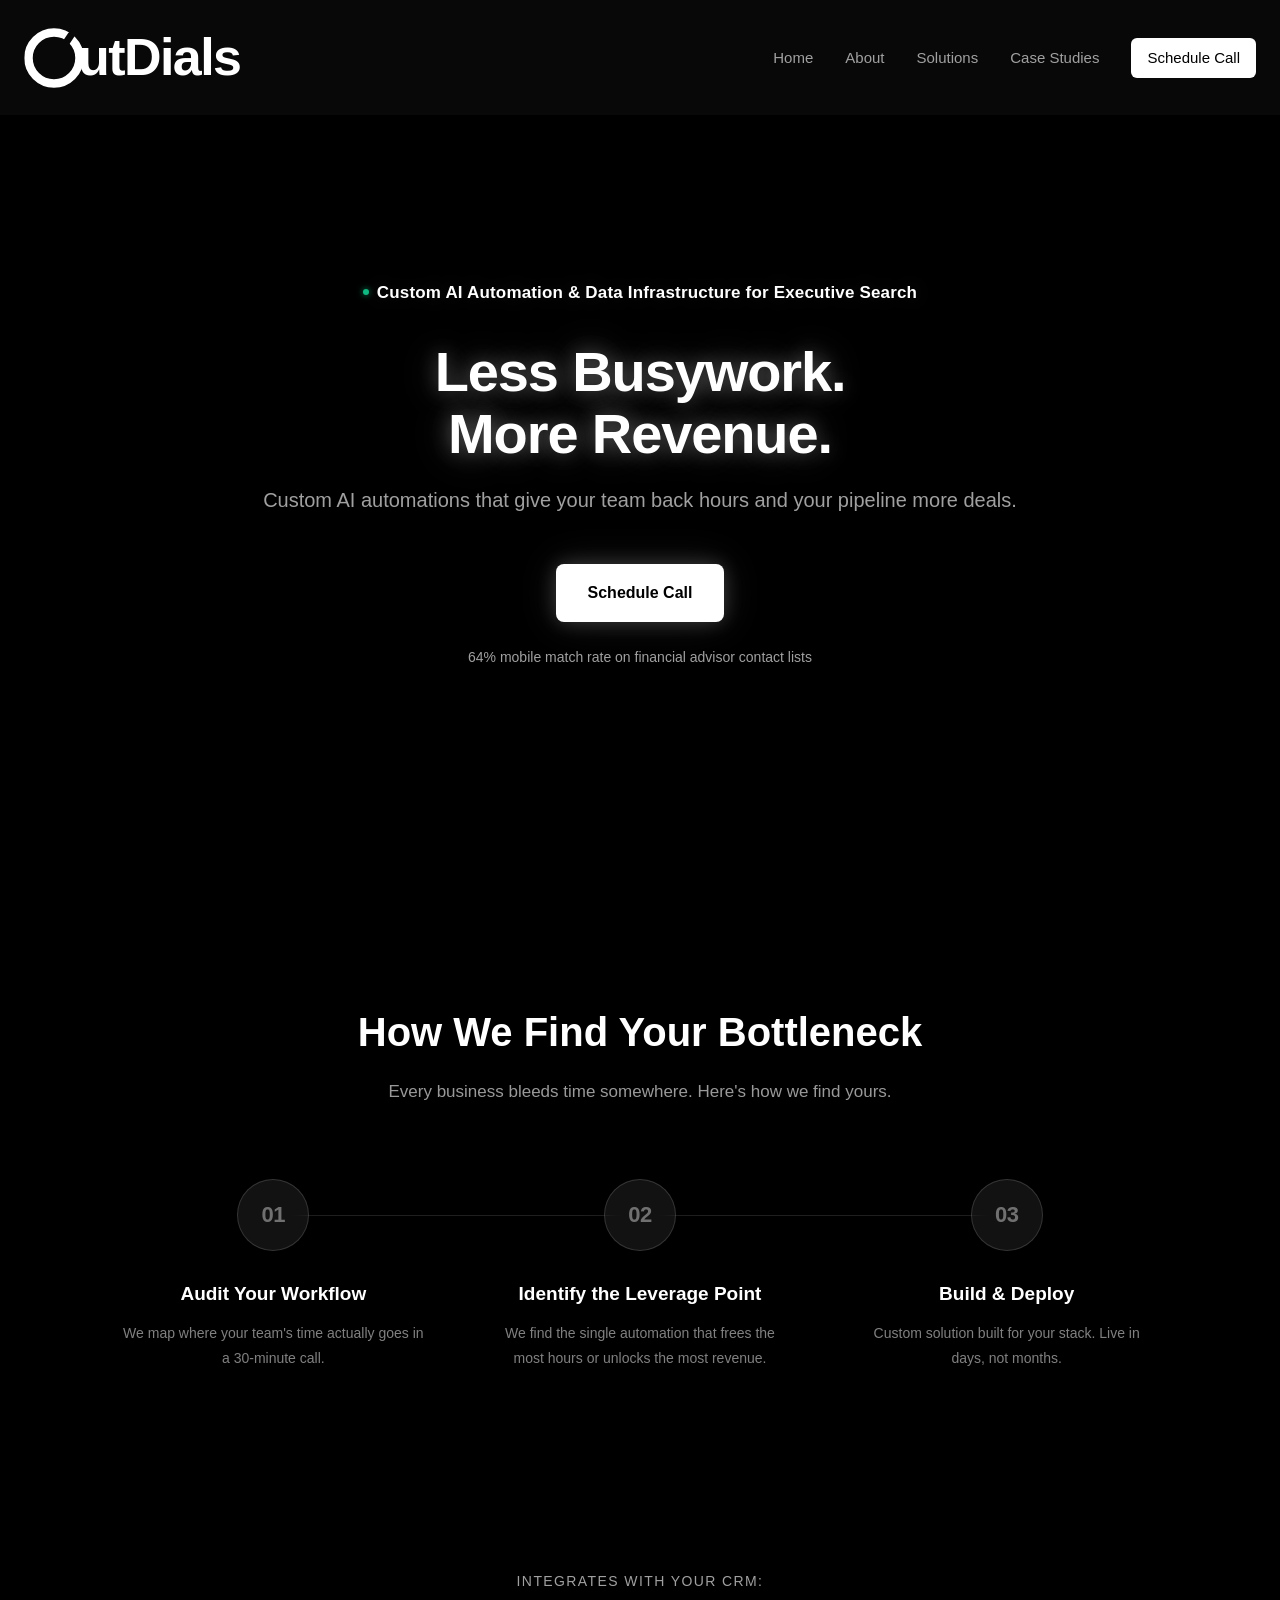
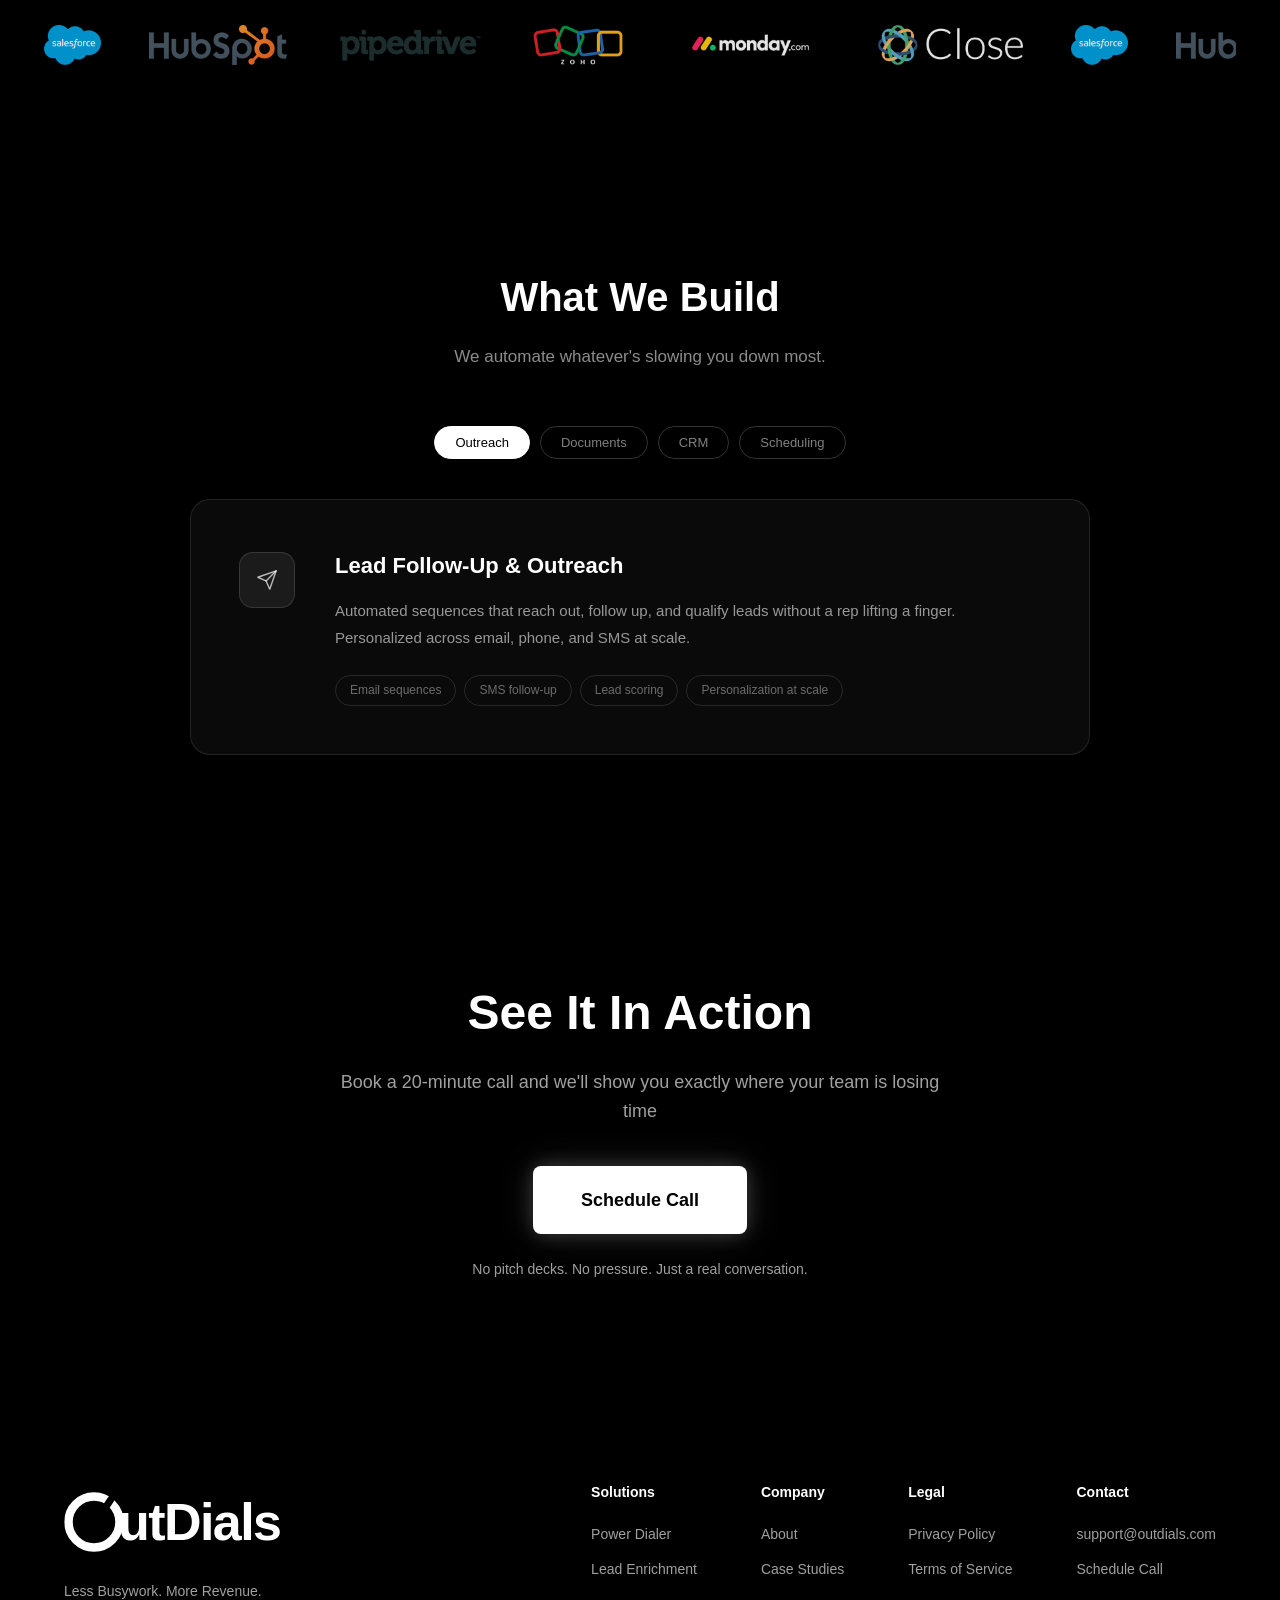
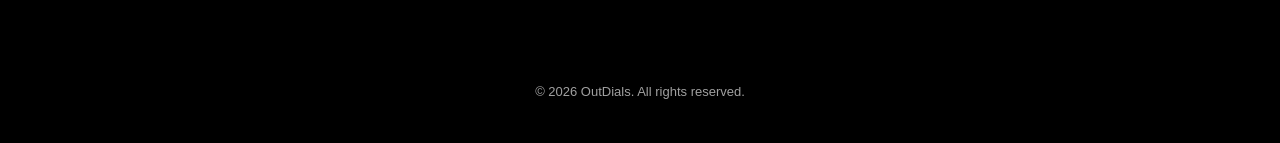
<file: index.html>
<!DOCTYPE html>
<html lang="en">
<head>
    <meta charset="UTF-8">
    <meta name="viewport" content="width=device-width, initial-scale=1.0">
    <title>OutDials - Less Busywork. More Revenue.</title>
<link rel="icon" href="icon.png">
<meta name="description" content="Custom AI automation and data infrastructure for executive search firms. Predictive dialer and lead enrichment tools built around how your team actually works.">
<meta name="google-site-verification" content="tQgK7tvLG0sG3sfFwz7oh2LAOSuRd3UpFXcgGk5kDPg" />
<link rel="stylesheet" href="styles.css">
<style>
/* ── Consistent section spacing ── */
        .process-section,
        .builds-section,
        .trust-bar {
            padding: 100px 20px;
        }

        /* ── Hero ── */
        .hero-title {
            font-size: 3.5rem;
            line-height: 1.1;
            margin-bottom: 20px;
        }

        /* ── Nav dropdown ── */
        .product-dropdown {
            position: relative;
        }

        .dropdown-toggle {
    cursor: pointer;
    font-size: 15px;
    font-weight: 400;
    user-select: none;
    color: var(--text-secondary);
    transition: color 0.2s;
    display: inline-block;
    touch-action: manipulation;
    -webkit-tap-highlight-color: transparent;
}
.dropdown-toggle:hover {
    color: var(--text-primary) !important;
}

        .dropdown-menu {
            display: none;
            position: absolute;
            top: calc(100% + 12px);
            left: 50%;
            transform: translateX(-50%);
            background: rgba(15,15,15,0.95);
            backdrop-filter: blur(16px);
            border: 1px solid rgba(255,255,255,0.1);
            border-radius: 12px;
            padding: 8px;
            min-width: 160px;
            z-index: 100;
        }

        .product-dropdown.active .dropdown-menu {
            display: block;
        }

        .dropdown-menu a {
            display: block;
            padding: 10px 16px;
            border-radius: 8px;
            color: rgba(255,255,255,0.7);
            font-size: 14px;
            text-decoration: none;
            transition: all 0.15s ease;
            white-space: nowrap;
        }

        .dropdown-menu a:hover {
            background: rgba(255,255,255,0.08);
            color: #ffffff;
        }

        .mobile-solutions { display: none; }

        /* ── CRM Ticker ── */
        .trust-ticker-wrapper {
            overflow: hidden;
            width: 100%;
        }

        .trust-ticker {
            display: flex;
            gap: 48px;
            align-items: center;
            width: max-content;
            animation: ticker-scroll 28s linear infinite;
        }

        @keyframes ticker-scroll {
            0%   { transform: translateX(0); }
            100% { transform: translateX(-33.333%); }
        }

        .trust-ticker:hover {
            animation-play-state: paused;
        }

        /* ── Process ── */
        .process-container {
            max-width: 1100px;
            margin: 0 auto;
        }

        .process-header {
            text-align: center;
            margin-bottom: 72px;
        }

        .process-header h2 {
            font-size: 2.5rem;
            font-weight: 600;
            color: #ffffff;
            margin-bottom: 14px;
        }

        .process-header p {
            font-size: 17px;
            color: rgba(255,255,255,0.6);
            max-width: 520px;
            margin: 0 auto;
            line-height: 1.7;
        }

        .process-steps {
            display: grid;
            grid-template-columns: 1fr 1fr 1fr;
            gap: 0;
            position: relative;
        }

        .process-steps::before {
            content: '';
            position: absolute;
            top: 36px;
            left: calc(16.66% + 16px);
            right: calc(16.66% + 16px);
            height: 1px;
            background: rgba(255,255,255,0.12);
            z-index: 0;
        }

        @media (max-width: 768px) {
            .process-steps {
                grid-template-columns: 1fr;
                gap: 40px;
            }
            .process-steps::before { display: none; }
        }

        .process-step {
            text-align: center;
            padding: 0 32px;
            animation: fadeInUp 0.7s ease-out backwards;
            position: relative;
            z-index: 1;
        }

        .process-step:nth-child(1) { animation-delay: 0.1s; }
        .process-step:nth-child(2) { animation-delay: 0.25s; }
        .process-step:nth-child(3) { animation-delay: 0.4s; }

        .step-number {
            width: 72px;
            height: 72px;
            border-radius: 50%;
            background: rgba(255,255,255,0.07);
            backdrop-filter: blur(10px);
            border: 1px solid rgba(255,255,255,0.15);
            box-shadow: 0 4px 24px rgba(0,0,0,0.2);
            display: flex;
            align-items: center;
            justify-content: center;
            margin: 0 auto 28px;
            font-size: 22px;
            font-weight: 700;
            color: rgba(255,255,255,0.4);
            letter-spacing: -0.5px;
            transition: all 0.3s ease;
        }

        .process-step:hover .step-number {
            background: rgba(255,255,255,0.15);
            box-shadow: 0 8px 32px rgba(0,0,0,0.3);
            color: rgba(255,255,255,0.9);
            transform: translateY(-4px);
        }

        .process-step h3 {
            font-size: 19px;
            font-weight: 600;
            color: #ffffff;
            margin-bottom: 12px;
        }

        .process-step p {
            font-size: 14px;
            color: rgba(255,255,255,0.5);
            line-height: 1.75;
        }

        /* ── What We Build ── */
        .builds-container {
            max-width: 900px;
            margin: 0 auto;
        }

        .builds-header {
            text-align: center;
            margin-bottom: 56px;
        }

        .builds-header h2 {
            font-size: 2.5rem;
            font-weight: 600;
            color: #ffffff;
            margin-bottom: 14px;
        }

        .builds-header p {
            font-size: 17px;
            color: rgba(255,255,255,0.55);
            max-width: 520px;
            margin: 0 auto;
        }

        .tab-pills {
            display: flex;
            justify-content: center;
            gap: 10px;
            flex-wrap: wrap;
            margin-bottom: 40px;
        }

        .tab-pill {
            font-size: 13px;
            font-weight: 500;
            padding: 8px 20px;
            border-radius: 100px;
            border: 1px solid rgba(255,255,255,0.2);
            background: transparent;
            color: rgba(255,255,255,0.5);
            cursor: pointer;
            transition: all 0.2s ease;
            font-family: inherit;
        }

        .tab-pill:hover {
            border-color: rgba(255,255,255,0.4);
            color: rgba(255,255,255,0.85);
        }

        .tab-pill.active {
            background: #ffffff;
            border-color: #ffffff;
            color: #000000;
        }

        .tab-panel {
            border: 1px solid rgba(255,255,255,0.1);
            border-radius: 20px;
            padding: 48px;
            background: rgba(255,255,255,0.04);
            backdrop-filter: blur(12px);
            display: none;
        }

        .tab-panel.active {
            display: flex;
            gap: 40px;
            align-items: flex-start;
            animation: fadeInUp 0.35s ease-out;
        }

        @media (max-width: 640px) {
            .tab-panel.active { flex-direction: column; gap: 24px; }
            .tab-panel { padding: 28px 24px; }
        }

        .tab-panel-icon {
            width: 56px;
            height: 56px;
            border-radius: 14px;
            background: rgba(255,255,255,0.07);
            border: 1px solid rgba(255,255,255,0.12);
            display: flex;
            align-items: center;
            justify-content: center;
            flex-shrink: 0;
            margin-top: 4px;
        }

        .tab-panel-icon svg {
            width: 22px;
            height: 22px;
            stroke: rgba(255,255,255,0.7);
            fill: none;
            stroke-width: 1.5;
            stroke-linecap: round;
            stroke-linejoin: round;
        }

        .tab-panel-body h3 {
            font-size: 22px;
            font-weight: 600;
            color: #ffffff;
            margin: 0 0 14px;
        }

        .tab-panel-body p {
            font-size: 15px;
            color: rgba(255,255,255,0.58);
            line-height: 1.8;
            margin: 0 0 24px;
        }

        .tab-tags {
            display: flex;
            flex-wrap: wrap;
            gap: 8px;
        }

        .tab-tag {
            font-size: 12px;
            font-weight: 500;
            padding: 5px 14px;
            border-radius: 100px;
            border: 1px solid rgba(255,255,255,0.12);
            color: rgba(255,255,255,0.4);
        }

        @keyframes fadeInUp {
            from { opacity: 0; transform: translateY(20px); }
            to   { opacity: 1; transform: translateY(0); }
        }

        .glow-text { color: inherit; }

        .hero .hero-title,
        .hero .hero-trial-pill {
            color: #ffffff !important;
            background: none !important;
            -webkit-text-fill-color: #ffffff !important;
        }

        /* ── Logo Rain ── */
        #logo-rain {
  position: absolute;
  top: 0;
  left: 0;
  width: 100%;
  height: 100%;
  pointer-events: none;
  z-index: 9999;
  overflow: hidden;
}

        .rain-logo {
            position: absolute;
            top: -120px;
            mix-blend-mode: screen;
            opacity: 0;
            animation: logoFall linear forwards;
            will-change: transform, opacity;
        }

        @keyframes logoFall {
            0% {
                opacity: 0;
                transform: translateY(0px) rotate(var(--rot-start));
            }
            8% {
                opacity: var(--peak-opacity);
            }
            75% {
                opacity: var(--peak-opacity);
            }
            100% {
                opacity: 0;
                transform: translateY(var(--fall-dist)) rotate(var(--rot-end));
            }
        }

        @media (max-width: 768px) {
    .nav-links.mobile-open {
        display: flex !important;
        position: fixed;
        top: 0; left: 0; right: 0; bottom: 0;
        width: 100vw;
        height: 100vh;
        background: #000000;
        flex-direction: column;
        align-items: center;
        justify-content: center;
        gap: 24px;
        padding: 24px;
        overflow-y: auto;
        -webkit-overflow-scrolling: touch;
        z-index: 999;
        margin: 0;
    }
    .nav-links a {
        font-size: 22px;
        color: rgba(255,255,255,0.85);
    }
    .nav-links .product-dropdown {
        display: flex;
        flex-direction: column;
        align-items: center;
        gap: 16px;
    }
    .nav-links .dropdown-toggle {
        display: flex !important;
        font-size: 22px !important;
        font-weight: 400 !important;
        color: rgba(255,255,255,0.85) !important;
        cursor: pointer;
    }
    .nav-links .dropdown-menu {
        display: none;
        position: static !important;
        transform: none !important;
        background: transparent !important;
        border: none !important;
        backdrop-filter: none !important;
        flex-direction: column;
        align-items: center;
        gap: 16px;
        padding: 0;
    }
    .nav-links .product-dropdown.active .dropdown-menu {
        display: flex !important;
    }
    .nav-links .dropdown-menu a {
        font-size: 18px;
        color: rgba(255,255,255,0.5);
    }
    .nav-cta {
        font-size: 22px !important;
        padding: 12px 28px !important;
        background: #ffffff !important;
        color: #000000 !important;
        border-radius: 6px !important;
    }
    .desktop-only-dropdown { display: none !important; }
    .mobile-solutions {
        display: block;
        width: 100%;
        text-align: center;
    }
    .mobile-solutions summary {
        font-size: 22px;
        color: rgba(255,255,255,0.85);
        cursor: pointer;
        list-style: none;
    }
    .mobile-solutions summary::-webkit-details-marker { display: none; }
    .mobile-solutions summary::marker { content: ""; }
    .mobile-solutions-links {
        display: flex;
        flex-direction: column;
        align-items: center;
        gap: 16px;
        margin-top: 16px;
    }
    .mobile-solutions-links a {
        font-size: 18px;
        color: rgba(255,255,255,0.5);
    }
}
    </style>
</head>
<body>

    <!-- Logo Rain Canvas -->
    <div id="logo-rain"></div>

    <!-- Navigation -->
    <nav class="nav">
        <div class="nav-container">
            <a href="./" class="nav-logo">
                <span class="broken-o">
                    <svg viewBox="0 0 42 48" fill="none" xmlns="http://www.w3.org/2000/svg">
                        <defs>
                            <mask id="slitMask">
                                <rect width="42" height="48" fill="white"/>
                                <line x1="25" y1="20" x2="33" y2="8" stroke="black" stroke-width="5" stroke-linecap="round"/>
                            </mask>
                        </defs>
                        <circle cx="21" cy="24" r="18" stroke="currentColor" stroke-width="6" fill="none" mask="url(#slitMask)"/>
                    </svg>
                </span>
                <span class="logo-text">utDials</span>
            </a>
            <button class="hamburger" id="hamburger" aria-label="Menu" style="-webkit-appearance:none; appearance:none; background:transparent !important; border:none !important; box-shadow:none !important; border-radius:0 !important; outline:none; padding:4px; cursor:pointer;">
  <span></span>
  <span></span>
  <span></span>
</button>
<div class="nav-links">
                <a href="./">Home</a>
<a href="about.html">About</a>
                <div class="product-dropdown desktop-only-dropdown">
                    <button type="button" class="dropdown-toggle" style="background:none; border:none; font-family:inherit; touch-action: manipulation; -webkit-tap-highlight-color: transparent;">Solutions</button>
                    <div class="dropdown-menu">
                        <a href="product/dialer.html">Power Dialer</a>
                        <a href="product/enrichment.html">Lead Enrichment</a>
                    </div>
                </div>
                <details class="mobile-solutions">
                    <summary>Solutions</summary>
                    <div class="mobile-solutions-links">
                        <a href="product/dialer.html">Power Dialer</a>
                        <a href="product/enrichment.html">Lead Enrichment</a>
                    </div>
                </details>
                <a href="case-studies.html">Case Studies</a>
                <a href="#contact" class="nav-cta">Schedule Call</a>
            </div>
        </div>
    </nav>

    <!-- Hero Section -->
    <section id="hero" class="hero">
        <div class="hero-container">
            <div class="hero-content">
                <div class="hero-trial-pill glow-text">
                    <span class="trial-pill-dot"></span>
                    Custom AI Automation & Data Infrastructure for Executive Search
                </div>
                <h1 class="hero-title glow-text">
                    Less Busywork.<br>More Revenue.
                </h1>
                <p class="hero-subtitle">
                    Custom AI automations that give your team back hours and your pipeline more deals.
                </p>
                <a href="#contact" class="btn-primary glow-button">Schedule Call</a>
                <p class="hero-subtext">64% mobile match rate on financial advisor contact lists</p>
            </div>
        </div>
    </section>

    <!-- How We Find Your Bottleneck -->
    <section id="process" class="process-section">
        <div class="process-container">
            <div class="process-header">
                <h2>How We Find Your Bottleneck</h2>
                <p>Every business bleeds time somewhere. Here's how we find yours.</p>
            </div>
            <div class="process-steps">
                <div class="process-step">
                    <div class="step-number">01</div>
                    <h3>Audit Your Workflow</h3>
                    <p>We map where your team's time actually goes in a 30-minute call.</p>
                </div>
                <div class="process-step">
                    <div class="step-number">02</div>
                    <h3>Identify the Leverage Point</h3>
                    <p>We find the single automation that frees the most hours or unlocks the most revenue.</p>
                </div>
                <div class="process-step">
                    <div class="step-number">03</div>
                    <h3>Build & Deploy</h3>
                    <p>Custom solution built for your stack. Live in days, not months.</p>
                </div>
            </div>
        </div>
    </section>

    <!-- CRM Integrations Ticker -->
    <section class="trust-bar">
        <div class="trust-container">
            <p class="trust-label">Integrates with your CRM:</p>
            <div class="trust-ticker-wrapper">
                <div class="trust-ticker">
                    <img src="logos/salesforce.png" alt="Salesforce" class="trust-logo">
                    <img src="logos/hubspot.png" alt="HubSpot" class="trust-logo">
                    <img src="logos/pipedrive.png" alt="Pipedrive" class="trust-logo">
                    <img src="logos/zoho.png" alt="Zoho CRM" class="trust-logo">
                    <img src="logos/monday.png" alt="Monday.com" class="trust-logo">
                    <img src="logos/close.png" alt="Close CRM" class="trust-logo">
                    <img src="logos/salesforce.png" alt="Salesforce" class="trust-logo">
                    <img src="logos/hubspot.png" alt="HubSpot" class="trust-logo">
                    <img src="logos/pipedrive.png" alt="Pipedrive" class="trust-logo">
                    <img src="logos/zoho.png" alt="Zoho CRM" class="trust-logo">
                    <img src="logos/monday.png" alt="Monday.com" class="trust-logo">
                    <img src="logos/close.png" alt="Close CRM" class="trust-logo">
                    <img src="logos/salesforce.png" alt="Salesforce" class="trust-logo">
                    <img src="logos/hubspot.png" alt="HubSpot" class="trust-logo">
                    <img src="logos/pipedrive.png" alt="Pipedrive" class="trust-logo">
                    <img src="logos/zoho.png" alt="Zoho CRM" class="trust-logo">
                    <img src="logos/monday.png" alt="Monday.com" class="trust-logo">
                    <img src="logos/close.png" alt="Close CRM" class="trust-logo">
                </div>
            </div>
        </div>
    </section>

    <!-- What We Build -->
    <section id="solutions" class="builds-section">
        <div class="builds-container">
            <div class="builds-header">
                <h2>What We Build</h2>
                <p>We automate whatever's slowing you down most.</p>
            </div>

            <div class="tab-pills">
                <button class="tab-pill active" data-tab="outreach">Outreach</button>
                <button class="tab-pill" data-tab="documents">Documents</button>
                <button class="tab-pill" data-tab="crm">CRM</button>
                <button class="tab-pill" data-tab="scheduling">Scheduling</button>
            </div>

            <div class="tab-panel active" id="tab-outreach">
                <div class="tab-panel-icon">
                    <svg viewBox="0 0 24 24">
                        <path d="M22 2L11 13"/>
                        <path d="M22 2L15 22 11 13 2 9l20-7z"/>
                    </svg>
                </div>
                <div class="tab-panel-body">
                    <h3>Lead Follow-Up & Outreach</h3>
                    <p>Automated sequences that reach out, follow up, and qualify leads without a rep lifting a finger. Personalized across email, phone, and SMS at scale.</p>
                    <div class="tab-tags">
                        <span class="tab-tag">Email sequences</span>
                        <span class="tab-tag">SMS follow-up</span>
                        <span class="tab-tag">Lead scoring</span>
                        <span class="tab-tag">Personalization at scale</span>
                    </div>
                </div>
            </div>

            <div class="tab-panel" id="tab-documents">
                <div class="tab-panel-icon">
                    <svg viewBox="0 0 24 24">
                        <path d="M14 2H6a2 2 0 00-2 2v16a2 2 0 002 2h12a2 2 0 002-2V8z"/>
                        <polyline points="14 2 14 8 20 8"/>
                        <line x1="16" y1="13" x2="8" y2="13"/>
                        <line x1="16" y1="17" x2="8" y2="17"/>
                    </svg>
                </div>
                <div class="tab-panel-body">
                    <h3>Document Processing & Data Extraction</h3>
                    <p>Turn PDFs, forms, and inbound emails into structured data automatically. Your team stops re-typing and starts acting on information instead.</p>
                    <div class="tab-tags">
                        <span class="tab-tag">PDF parsing</span>
                        <span class="tab-tag">Email triage</span>
                        <span class="tab-tag">Auto-filing</span>
                        <span class="tab-tag">Structured data export</span>
                    </div>
                </div>
            </div>

            <div class="tab-panel" id="tab-crm">
                <div class="tab-panel-icon">
                    <svg viewBox="0 0 24 24">
                        <ellipse cx="12" cy="5" rx="9" ry="3"/>
                        <path d="M21 12c0 1.66-4 3-9 3s-9-1.34-9-3"/>
                        <path d="M3 5v14c0 1.66 4 3 9 3s9-1.34 9-3V5"/>
                    </svg>
                </div>
                <div class="tab-panel-body">
                    <h3>CRM Auto-Population & Enrichment</h3>
                    <p>Contacts enriched and records updated the moment they enter your pipeline. Your CRM stays clean without anyone touching it.</p>
                    <div class="tab-tags">
                        <span class="tab-tag">Contact enrichment</span>
                        <span class="tab-tag">Auto-update</span>
                        <span class="tab-tag">Data hygiene</span>
                        <span class="tab-tag">Pipeline sync</span>
                    </div>
                </div>
            </div>

            <div class="tab-panel" id="tab-scheduling">
                <div class="tab-panel-icon">
                    <svg viewBox="0 0 24 24">
                        <rect x="3" y="4" width="18" height="18" rx="2" ry="2"/>
                        <line x1="16" y1="2" x2="16" y2="6"/>
                        <line x1="8" y1="2" x2="8" y2="6"/>
                        <line x1="3" y1="10" x2="21" y2="10"/>
                        <path d="M8 14h.01M12 14h.01M16 14h.01M8 18h.01M12 18h.01"/>
                    </svg>
                </div>
                <div class="tab-panel-body">
                    <h3>Scheduling & Qualification Workflows</h3>
                    <p>AI that screens, scores, and s meetings with your best prospects. No back-and-forth, no unqualified calls.</p>
                    <div class="tab-tags">
                        <span class="tab-tag">Lead screening</span>
                        <span class="tab-tag">Auto-booking</span>
                        <span class="tab-tag">Calendar sync</span>
                        <span class="tab-tag">Qualification logic</span>
                    </div>
                </div>
            </div>
        </div>
    </section>

    <!-- CTA Section -->
    <section id="contact" class="section-contact">
        <div class="container">
            <div class="contact-simple">
                <h2 class="section-title">See It In Action</h2>
                <p class="section-subtitle">Book a 20-minute call and we'll show you exactly where your team is losing time</p>
                <a href="https://calendly.com/outdials/demo" target="_blank" rel="noopener noreferrer" class="btn-primary glow-button btn-large">
                    Schedule Call
                </a>
                <p class="hero-subtext">No pitch decks. No pressure. Just a real conversation.</p>
            </div>
        </div>
    </section>

    <!-- Footer -->
    <footer class="footer">
        <div class="container">
            <div class="footer-content">
                <div class="footer-brand">
                    <a href="./" class="nav-logo">
                        <span class="broken-o">
                            <svg viewBox="0 0 42 48" fill="none" xmlns="http://www.w3.org/2000/svg">
                                <defs>
                                    <mask id="slitMaskFooter">
                                        <rect width="42" height="48" fill="white"/>
                                        <line x1="25" y1="20" x2="33" y2="8" stroke="black" stroke-width="5" stroke-linecap="round"/>
                                    </mask>
                                </defs>
                                <circle cx="21" cy="24" r="18" stroke="currentColor" stroke-width="6" fill="none" mask="url(#slitMaskFooter)"/>
                            </svg>
                        </span>
                        <span class="logo-text">utDials</span>
                    </a>
                    <p>Less Busywork. More Revenue.</p>
                </div>
                <div class="footer-links">
                    <div class="footer-column">
                        <h4>Solutions</h4>
                        <a href="product/dialer.html">Power Dialer</a>
                        <a href="product/enrichment.html">Lead Enrichment</a>
                    </div>
                    <div class="footer-column">
                        <h4>Company</h4>
                        <a href="about.html">About</a>
                        <a href="case-studies.html">Case Studies</a>
                    </div>
                    <div class="footer-column">
                        <h4>Legal</h4>
                        <a href="/privacy.html">Privacy Policy</a>
                        <a href="/terms.html">Terms of Service</a>
                    </div>
                    <div class="footer-column">
                        <h4>Contact</h4>
                        <a href="mailto:support@outdials.com">support@outdials.com</a>
                        <a href="#contact">Schedule Call</a>
                    </div>
                </div>
            </div>
            <div class="footer-bottom">
                <p>&copy; 2026 OutDials. All rights reserved.</p>
            </div>
        </div>
    </footer>

    <script>
        /* ── Nav dropdown ── */
        const productDropdown = document.querySelector('.product-dropdown');
        const dropdownToggle = document.querySelector('.dropdown-toggle');

        dropdownToggle.addEventListener('click', (e) => {
    e.preventDefault();
    e.stopPropagation();
    productDropdown.classList.toggle('active');
});

        document.addEventListener('click', (e) => {
            if (!productDropdown.contains(e.target)) {
                productDropdown.classList.remove('active');
            }
        });

        document.querySelectorAll('a[href^="#"]').forEach(anchor => {
            anchor.addEventListener('click', function (e) {
                const href = this.getAttribute('href');
                if (href !== '#') {
                    e.preventDefault();
                    const target = document.querySelector(href);
                    if (target) {
                        target.scrollIntoView({ behavior: 'smooth', block: 'start' });
                    }
                }
            });
        });

        /* ── Tab switcher ── */
        document.querySelectorAll('.tab-pill').forEach(pill => {
            pill.addEventListener('click', () => {
                const target = pill.dataset.tab;
                document.querySelectorAll('.tab-pill').forEach(p => p.classList.remove('active'));
                document.querySelectorAll('.tab-panel').forEach(p => p.classList.remove('active'));
                pill.classList.add('active');
                document.getElementById('tab-' + target).classList.add('active');
            });
        });

        /* ── Logo Rain (looping, hero only) ── */
(function () {
  const hero = document.getElementById('hero');
  hero.style.position = 'relative';
  hero.style.overflow = 'hidden';

  const container = document.getElementById('logo-rain');
  const ACTIVE_COUNT = 12;

  function spawnLogo() {
    const img = document.createElement('img');
    img.src = 'Transparent_Logo.png';
    img.className = 'rain-logo';

    const heroW = hero.offsetWidth;
    const heroH = hero.offsetHeight;

    const size = 36 + Math.random() * 64;
    img.style.width = size + 'px';
    img.style.height = size + 'px';

    const xPos = Math.random() * (heroW + 80) - 40;
    img.style.left = xPos + 'px';

    const fallDist = heroH + size + 80;
    img.style.setProperty('--fall-dist', fallDist + 'px');

    const rotStart = (Math.random() - 0.5) * 40;
    const rotEnd = rotStart + (Math.random() - 0.5) * 120;
    img.style.setProperty('--rot-start', rotStart + 'deg');
    img.style.setProperty('--rot-end', rotEnd + 'deg');

    const peakOpacity = 0.12 + (size / 100) * 0.28;
    img.style.setProperty('--peak-opacity', peakOpacity.toFixed(2));

    const duration = 1500 + Math.random() * 1500;
    img.style.animationDelay = '0ms';
    img.style.animationDuration = duration + 'ms';

    container.appendChild(img);

    setTimeout(() => {
      img.remove();
      spawnLogo();
    }, duration + 50);
  }

  for (let i = 0; i < ACTIVE_COUNT; i++) {
    setTimeout(() => spawnLogo(), Math.random() * 2000);
  }
})();
const hamburger = document.getElementById('hamburger');
const navLinks = document.querySelector('.nav-links');
if (hamburger && navLinks) {
  hamburger.addEventListener('click', () => {
    hamburger.classList.toggle('open');
    navLinks.classList.toggle('mobile-open');
  });
  navLinks.querySelectorAll('a').forEach(link => {
    link.addEventListener('click', () => {
      hamburger.classList.remove('open');
      navLinks.classList.remove('mobile-open');
    });
  });
}
    </script>
</body>
</html>
</file>
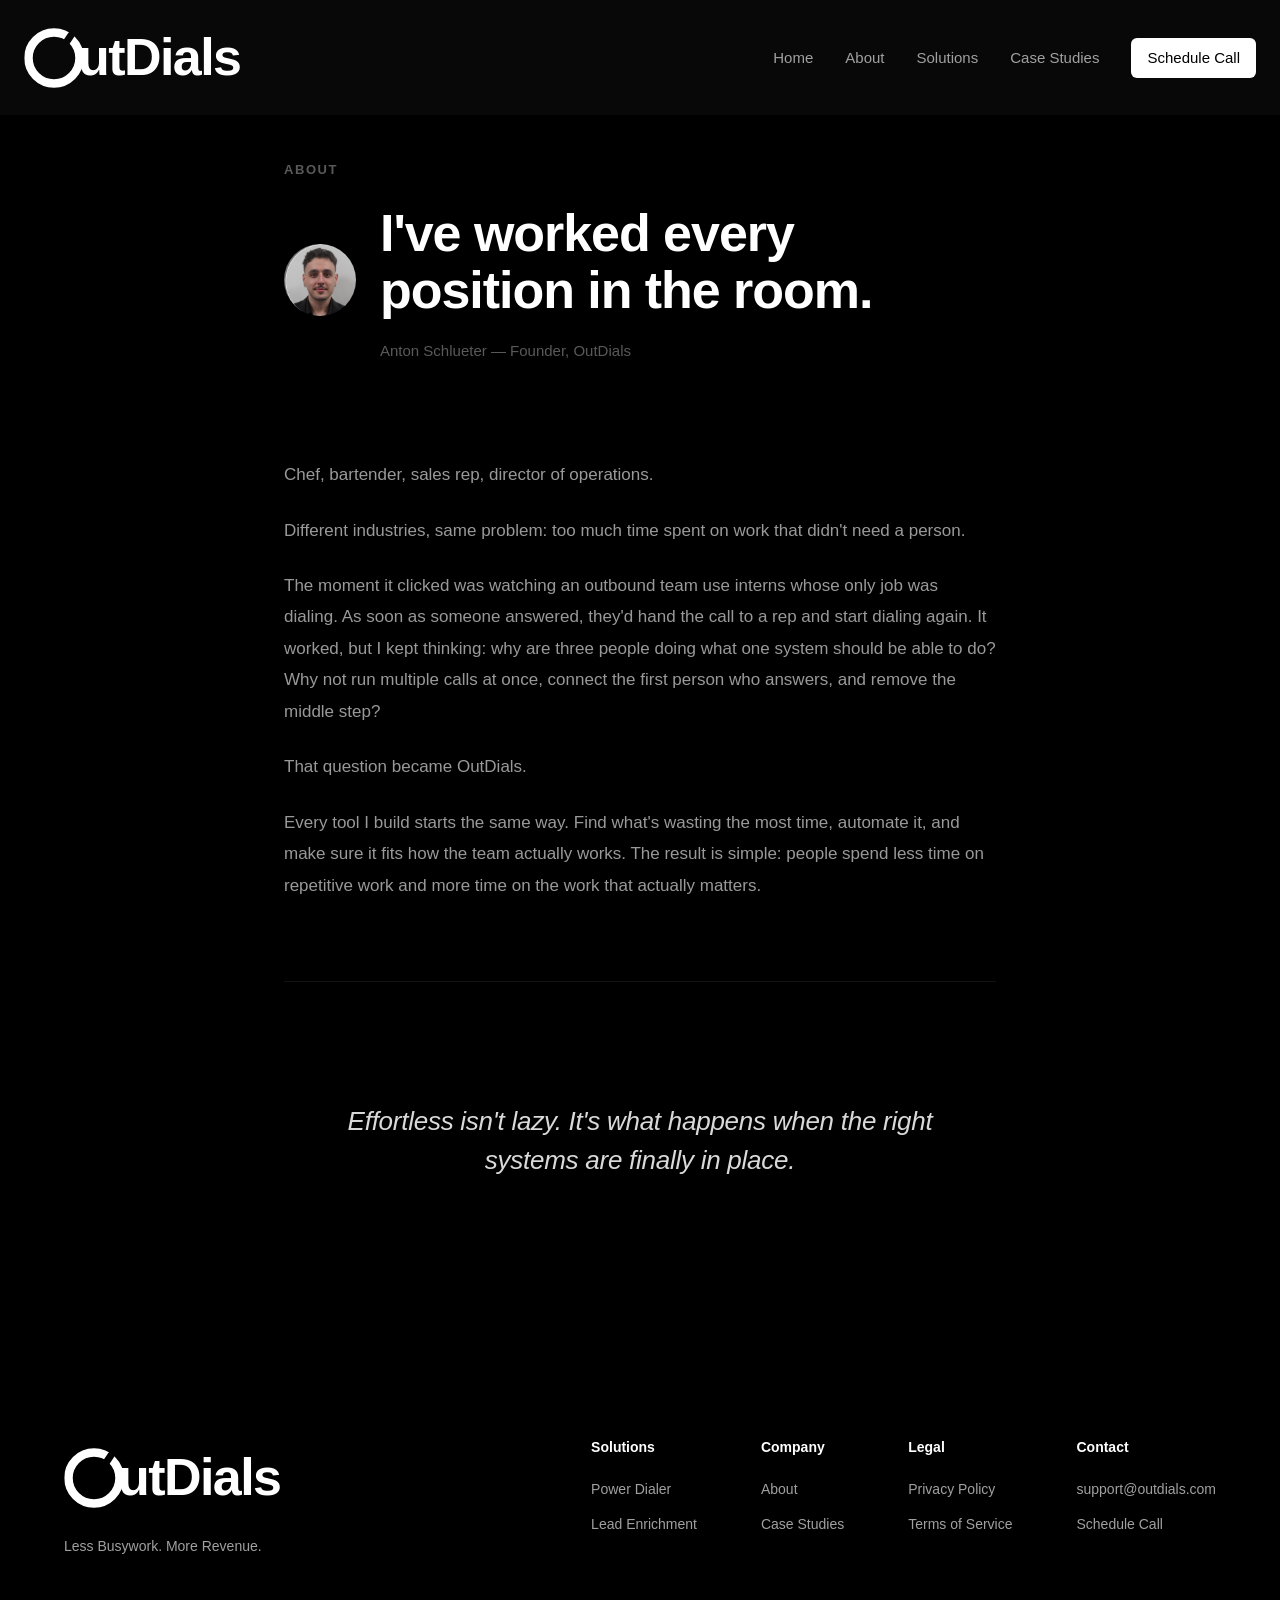
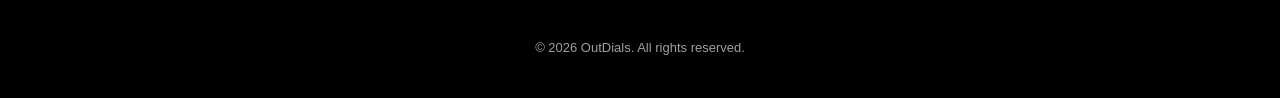
<file: about.html>
<!DOCTYPE html>
<html lang="en">
<head>
    <meta charset="UTF-8">
    <meta name="viewport" content="width=device-width, initial-scale=1.0">
    <title>About — OutDials</title>
    <link rel="icon" href="icon.png">
    <link rel="stylesheet" href="styles.css">
    <style>
        /* ── Page wrapper ── */
        .about-page {
            max-width: 760px;
            margin: 0 auto;
            padding: 160px 24px 120px;
        }

        /* ── Hero ── */
        .about-hero {
            margin-bottom: 96px;
        }

        .about-hero-label {
            font-size: 13px;
            font-weight: 600;
            text-transform: uppercase;
            letter-spacing: 0.12em;
            color: rgba(255,255,255,0.35);
            margin-bottom: 24px;
        }

        .about-hero h1 {
            font-size: 52px;
            font-weight: 700;
            line-height: 1.1;
            letter-spacing: -0.02em;
            color: #ffffff;
            margin-bottom: 20px;
        }

        .about-hero-founder {
            font-size: 15px;
            color: rgba(255,255,255,0.35);
            font-weight: 400;
        }

        /* ── Divider ── */
        .about-divider {
            height: 1px;
            background: rgba(255,255,255,0.07);
            margin: 64px 0;
        }

        /* ── Story ── */
        .about-section {
            margin-bottom: 80px;
        }

        .about-section-label {
            font-size: 12px;
            font-weight: 600;
            text-transform: uppercase;
            letter-spacing: 0.12em;
            color: rgba(255,255,255,0.25);
            margin-bottom: 32px;
        }

        /* Career progression */
        .career-track {
            display: flex;
            align-items: center;
            gap: 0;
            margin-bottom: 48px;
            overflow-x: auto;
            padding-bottom: 4px;
        }

        .career-stop {
            display: flex;
            align-items: center;
            gap: 0;
            flex-shrink: 0;
        }

        .career-stop-label {
            font-size: 13px;
            font-weight: 600;
            color: rgba(255,255,255,0.5);
            white-space: nowrap;
            padding: 6px 14px;
            border: 1px solid rgba(255,255,255,0.1);
            border-radius: 100px;
            transition: all 0.2s;
        }

        .career-stop-label:hover {
            color: rgba(255,255,255,0.85);
            border-color: rgba(255,255,255,0.25);
        }

        .career-arrow {
            font-size: 13px;
            color: rgba(255,255,255,0.15);
            padding: 0 10px;
        }

        .about-body p {
            font-size: 17px;
            line-height: 1.85;
            color: rgba(255,255,255,0.6);
            margin-bottom: 24px;
        }

        .about-body p:last-child {
            margin-bottom: 0;
        }

        .about-body strong {
            color: rgba(255,255,255,0.9);
            font-weight: 500;
        }

        /* ── What we do ── */
        .about-pillars {
            display: flex;
            gap: 12px;
            flex-wrap: wrap;
            margin-bottom: 0;
        }

        .about-pillar {
            flex: 1;
            min-width: 180px;
            border: 1px solid rgba(255,255,255,0.08);
            border-radius: 14px;
            padding: 28px 24px;
            background: rgba(255,255,255,0.03);
            transition: all 0.25s ease;
        }

        .about-pillar:hover {
            border-color: rgba(255,255,255,0.16);
            background: rgba(255,255,255,0.05);
        }

        .pillar-number {
            font-size: 11px;
            font-weight: 700;
            letter-spacing: 0.1em;
            color: rgba(255,255,255,0.2);
            text-transform: uppercase;
            margin-bottom: 12px;
        }

        .pillar-title {
            font-size: 18px;
            font-weight: 600;
            color: #ffffff;
            margin-bottom: 8px;
        }

        .pillar-desc {
            font-size: 13px;
            color: rgba(255,255,255,0.4);
            line-height: 1.65;
        }

        /* ── Quote ── */
        .about-quote {
            padding: 56px 0;
            text-align: center;
        }

        .about-quote blockquote {
            font-size: 26px;
            font-weight: 500;
            line-height: 1.5;
            color: rgba(255,255,255,0.85);
            letter-spacing: -0.01em;
            max-width: 600px;
            margin: 0 auto;
            font-style: italic;
        }

        /* ── CTA ── */
        .about-cta {
            text-align: center;
            padding-top: 24px;
        }

        .about-cta p {
            font-size: 16px;
            color: rgba(255,255,255,0.45);
            margin-bottom: 28px;
            line-height: 1.6;
        }

        /* Animations */
        .fade-up {
            opacity: 0;
            transform: translateY(24px);
            transition: opacity 0.6s ease, transform 0.6s ease;
        }

        .fade-up.visible {
            opacity: 1;
            transform: translateY(0);
        }

        .about-founder-row {
  display: flex;
  align-items: center;
  gap: 24px;
  margin-bottom: 0;
}

.about-founder-photo {
  flex-shrink: 0;
}

.photo-placeholder {
  width: 72px;
  height: 72px;
  border-radius: 50%;
  background: rgba(255,255,255,0.08);
  border: 1px solid rgba(255,255,255,0.15);
  display: flex;
  align-items: center;
  justify-content: center;
  font-size: 18px;
  font-weight: 600;
  color: rgba(255,255,255,0.4);
  letter-spacing: 0.05em;
}

.product-dropdown {
  position: relative;
}

.dropdown-menu {
  display: none;
  position: absolute;
  top: calc(100% + 12px);
  left: 50%;
  transform: translateX(-50%);
  background: rgba(15,15,15,0.95);
  backdrop-filter: blur(16px);
  border: 1px solid rgba(255,255,255,0.1);
  border-radius: 12px;
  padding: 8px;
  min-width: 160px;
  z-index: 100;
}

.product-dropdown.active .dropdown-menu {
  display: block;
}

.dropdown-menu a {
  display: block;
  padding: 10px 16px;
  border-radius: 8px;
  color: rgba(255,255,255,0.7);
  font-size: 14px;
  text-decoration: none;
  transition: all 0.15s ease;
  white-space: nowrap;
}

.dropdown-menu a:hover {
  background: rgba(255,255,255,0.08);
  color: #ffffff;
}

.dropdown-toggle {
  cursor: pointer;
  color: var(--text-secondary);
  font-size: 15px;
  font-weight: 400;
  user-select: none;
  transition: color 0.2s;
}

.dropdown-toggle:hover {
  color: #ffffff !important;
}
        
@media (max-width: 640px) {
  .about-hero h1 { font-size: 36px; }
  .about-quote blockquote { font-size: 20px; }
  .about-pillars { flex-direction: column; }
}

.mobile-solutions { display: none; }

@media (max-width: 768px) {
    .nav-links.mobile-open {
        display: flex !important;
        position: fixed;
        top: 0; left: 0; right: 0; bottom: 0;
        width: 100vw;
        height: 100vh;
        background: #000000;
        flex-direction: column;
        align-items: center;
        justify-content: center;
        gap: 24px;
        padding: 24px;
        overflow-y: auto;
        -webkit-overflow-scrolling: touch;
        z-index: 999;
        margin: 0;
    }
    .nav-links a {
        font-size: 22px;
        color: rgba(255,255,255,0.85);
    }
    .nav-cta {
        font-size: 22px !important;
        padding: 12px 28px !important;
        background: #ffffff !important;
        color: #000000 !important;
        border-radius: 6px !important;
    }
    .desktop-only-dropdown { display: none !important; }
    .mobile-solutions {
        display: block;
        width: 100%;
        text-align: center;
    }
    .mobile-solutions summary {
        font-size: 22px;
        color: rgba(255,255,255,0.85);
        cursor: pointer;
        list-style: none;
    }
    .mobile-solutions summary::-webkit-details-marker { display: none; }
    .mobile-solutions summary::marker { content: ""; }
    .mobile-solutions-links {
        display: flex;
        flex-direction: column;
        align-items: center;
        gap: 16px;
        margin-top: 16px;
    }
    .mobile-solutions-links a {
        font-size: 18px;
        color: rgba(255,255,255,0.5);
    }
}
    </style>
</head>
<body>

    <!-- Navigation -->
    <nav class="nav">
        <div class="nav-container">
            <a href="./" class="nav-logo">
                <span class="broken-o">
                    <svg viewBox="0 0 42 48" fill="none" xmlns="http://www.w3.org/2000/svg">
                        <defs>
                            <mask id="slitMask">
                                <rect width="42" height="48" fill="white"/>
                                <line x1="25" y1="20" x2="33" y2="8" stroke="black" stroke-width="5" stroke-linecap="round"/>
                            </mask>
                        </defs>
                        <circle cx="21" cy="24" r="18" stroke="currentColor" stroke-width="6" fill="none" mask="url(#slitMask)"/>
                    </svg>
                </span>
                <span class="logo-text">utDials</span>
            </a>
            <button class="hamburger" id="hamburger" aria-label="Menu">
  <span></span>
  <span></span>
  <span></span>
</button>
<div class="nav-links">
                <a href="./">Home</a>
<a href="about.html">About</a>
<div class="product-dropdown desktop-only-dropdown">
  <button type="button" class="dropdown-toggle" style="background:none; border:none; font-family:inherit; touch-action: manipulation; -webkit-tap-highlight-color: transparent;">Solutions</button>
  <div class="dropdown-menu">
    <a href="product/dialer.html">Power Dialer</a>
    <a href="product/enrichment.html">Lead Enrichment</a>
  </div>
</div>
<details class="mobile-solutions">
  <summary>Solutions</summary>
  <div class="mobile-solutions-links">
    <a href="product/dialer.html">Power Dialer</a>
    <a href="product/enrichment.html">Lead Enrichment</a>
  </div>
</details>
<a href="case-studies.html">Case Studies</a>
<a href="https://calendly.com/outdials/demo" target="_blank" class="nav-cta">Schedule Call</a>
            </div>
        </div>
    </nav>

    <main class="about-page">

  <!-- Hero -->
  <div class="about-hero fade-up">
    <p class="about-hero-label">About</p>

    <div class="about-founder-row">
      <div class="about-founder-photo">
        <img src="anton.jpg" alt="Anton Schlueter" style="width:72px;height:72px;border-radius:50%;object-fit:cover;">
      </div>
      <div>
        <h1>I've worked every position in the room.</h1>
        <p class="about-hero-founder">Anton Schlueter — Founder, OutDials</p>
      </div>
    </div>
  </div>

  <!-- Story -->
  <div class="about-section fade-up">
    <div class="about-body">
      <p>Chef, bartender, sales rep, director of operations.</p>
      <p>Different industries, same problem: too much time spent on work that didn't need a person.</p>
      <p>The moment it clicked was watching an outbound team use interns whose only job was dialing. As soon as someone answered, they'd hand the call to a rep and start dialing again. It worked, but I kept thinking: why are three people doing what one system should be able to do? Why not run multiple calls at once, connect the first person who answers, and remove the middle step?</p>
      <p>That question became OutDials.</p>
      <p>Every tool I build starts the same way. Find what's wasting the most time, automate it, and make sure it fits how the team actually works. The result is simple: people spend less time on repetitive work and more time on the work that actually matters.</p>
    </div>
  </div>

  <div class="about-divider"></div>

  <!-- Philosophy -->
  <div class="about-quote fade-up">
    <blockquote>Effortless isn't lazy. It's what happens when the right systems are finally in place.</blockquote>
  </div>

</main>
    <!-- Footer -->
    <footer class="footer">
        <div class="container">
            <div class="footer-content">
                <div class="footer-brand">
                    <a href="./" class="nav-logo">
                        <span class="broken-o">
                            <svg viewBox="0 0 42 48" fill="none" xmlns="http://www.w3.org/2000/svg">
                                <defs>
                                    <mask id="slitMaskFooter">
                                        <rect width="42" height="48" fill="white"/>
                                        <line x1="25" y1="20" x2="33" y2="8" stroke="black" stroke-width="5" stroke-linecap="round"/>
                                    </mask>
                                </defs>
                                <circle cx="21" cy="24" r="18" stroke="currentColor" stroke-width="6" fill="none" mask="url(#slitMaskFooter)"/>
                            </svg>
                        </span>
                        <span class="logo-text">utDials</span>
                    </a>
                    <p>Less Busywork. More Revenue.</p>
                </div>
                <div class="footer-links">
                    <div class="footer-column">
                        <h4>Solutions</h4>
                        <a href="product/dialer.html">Power Dialer</a>
                        <a href="product/enrichment.html">Lead Enrichment</a>
                    </div>
                    <div class="footer-column">
  <h4>Company</h4>
  <a href="about.html">About</a>
  <a href="case-studies.html">Case Studies</a>
</div>
                    <div class="footer-column">
                        <h4>Legal</h4>
                        <a href="/privacy.html">Privacy Policy</a>
                        <a href="/terms.html">Terms of Service</a>
                    </div>
                    <div class="footer-column">
                        <h4>Contact</h4>
                        <a href="mailto:support@outdials.com">support@outdials.com</a>
                        <a href="https://calendly.com/outdials/demo" target="_blank">Schedule Call</a>
                    </div>
                </div>
            </div>
            <div class="footer-bottom">
                <p>&copy; 2026 OutDials. All rights reserved.</p>
            </div>
        </div>
    </footer>

    <script>
        /* ── Nav dropdown ── */
        document.addEventListener('DOMContentLoaded', () => {
  const productDropdown = document.querySelector('.product-dropdown');
  const dropdownToggle = document.querySelector('.dropdown-toggle');

  dropdownToggle.addEventListener('click', (e) => {
    e.preventDefault();
    e.stopPropagation();
    productDropdown.classList.toggle('active');
  });

  document.addEventListener('click', (e) => {
    if (!productDropdown.contains(e.target)) {
      productDropdown.classList.remove('active');
    }
  });
});

        /* ── Scroll fade-up ── */
        const observer = new IntersectionObserver((entries) => {
            entries.forEach(entry => {
                if (entry.isIntersecting) {
                    entry.target.classList.add('visible');
                    observer.unobserve(entry.target);
                }
            });
        }, { threshold: 0.1 });

        document.querySelectorAll('.fade-up').forEach(el => observer.observe(el));
        const hamburger = document.getElementById('hamburger');
const navLinks = document.querySelector('.nav-links');
if (hamburger && navLinks) {
  hamburger.addEventListener('click', () => {
    hamburger.classList.toggle('open');
    navLinks.classList.toggle('mobile-open');
  });
  navLinks.querySelectorAll('a').forEach(link => {
    link.addEventListener('click', () => {
      hamburger.classList.remove('open');
      navLinks.classList.remove('mobile-open');
    });
  });
}
    </script>
</body>
</html>
</file>
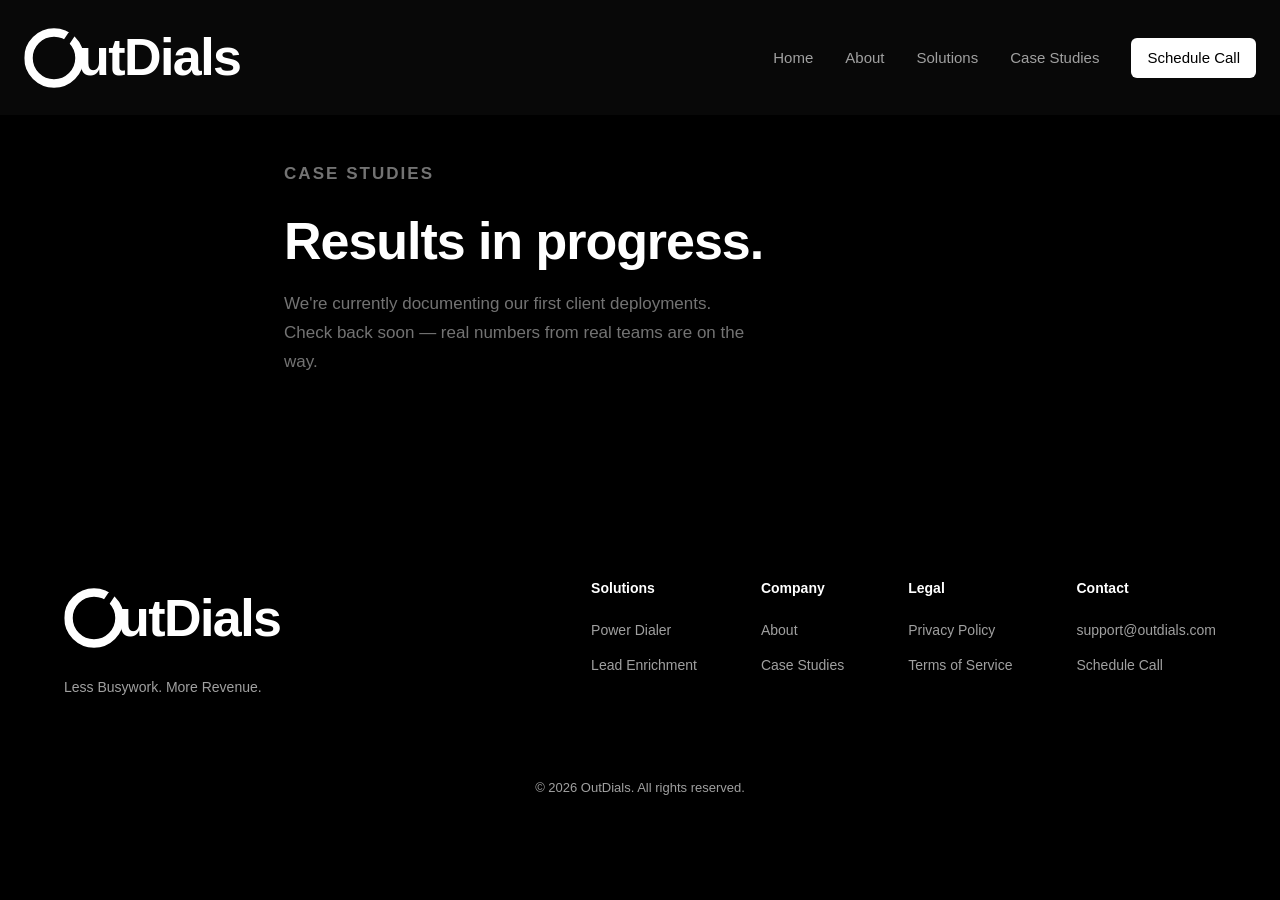
<file: case-studies.html>
<!DOCTYPE html>
<html lang="en">
<head>
  <meta charset="UTF-8">
  <meta name="viewport" content="width=device-width, initial-scale=1.0">
  <title>Case Studies — OutDials</title>
  <link rel="icon" href="icon.png">
  <link rel="stylesheet" href="styles.css">
  <style>
    .case-page {
      max-width: 760px;
      margin: 0 auto;
      padding: 160px 24px 120px;
    }

    .case-hero-label {
      font-size: 13px;
      font-weight: 600;
      text-transform: uppercase;
      letter-spacing: 0.12em;
      color: rgba(255,255,255,0.35);
      margin-bottom: 24px;
    }

    .case-hero h1 {
      font-size: 52px;
      font-weight: 700;
      line-height: 1.1;
      letter-spacing: -0.02em;
      color: #ffffff;
      margin-bottom: 20px;
    }

    .case-hero p {
      font-size: 17px;
      color: rgba(255,255,255,0.45);
      line-height: 1.7;
      max-width: 480px;
    }

    .product-dropdown { position: relative; }
    .dropdown-menu {
      display: none;
      position: absolute;
      top: calc(100% + 12px);
      left: 50%;
      transform: translateX(-50%);
      background: rgba(15,15,15,0.95);
      backdrop-filter: blur(16px);
      border: 1px solid rgba(255,255,255,0.1);
      border-radius: 12px;
      padding: 8px;
      min-width: 160px;
      z-index: 100;
    }
    .product-dropdown.active .dropdown-menu { display: block; }
    .dropdown-menu a {
      display: block;
      padding: 10px 16px;
      border-radius: 8px;
      color: rgba(255,255,255,0.7);
      font-size: 14px;
      text-decoration: none;
      transition: all 0.15s ease;
      white-space: nowrap;
    }
    .dropdown-menu a:hover { background: rgba(255,255,255,0.08); color: #ffffff; }
    .dropdown-toggle {
      cursor: pointer;
      color: var(--text-secondary);
      font-size: 15px;
      font-weight: 400;
      user-select: none;
      transition: color 0.2s;
    }
    .dropdown-toggle:hover { color: #ffffff !important; }

    .mobile-solutions { display: none; }

    @media (max-width: 768px) {
        .nav-links.mobile-open {
            display: flex !important;
            position: fixed;
            top: 0; left: 0; right: 0; bottom: 0;
            width: 100vw;
            height: 100vh;
            background: #000000;
            flex-direction: column;
            align-items: center;
            justify-content: center;
            gap: 24px;
            padding: 24px;
            overflow-y: auto;
            -webkit-overflow-scrolling: touch;
            z-index: 999;
            margin: 0;
        }
        .nav-links a {
            font-size: 22px;
            color: rgba(255,255,255,0.85);
        }
        .nav-cta {
            font-size: 22px !important;
            padding: 12px 28px !important;
            background: #ffffff !important;
            color: #000000 !important;
            border-radius: 6px !important;
        }
        .desktop-only-dropdown { display: none !important; }
        .mobile-solutions {
            display: block;
            width: 100%;
            text-align: center;
        }
        .mobile-solutions summary {
            font-size: 22px;
            color: rgba(255,255,255,0.85);
            cursor: pointer;
            list-style: none;
        }
        .mobile-solutions summary::-webkit-details-marker { display: none; }
        .mobile-solutions summary::marker { content: ""; }
        .mobile-solutions-links {
            display: flex;
            flex-direction: column;
            align-items: center;
            gap: 16px;
            margin-top: 16px;
        }
        .mobile-solutions-links a {
            font-size: 18px;
            color: rgba(255,255,255,0.5);
        }
    }
  </style>
</head>
<body>

  <nav class="nav">
    <div class="nav-container">
      <a href="./" class="nav-logo">
        <span class="broken-o">
          <svg viewBox="0 0 42 48" fill="none" xmlns="http://www.w3.org/2000/svg">
            <defs><mask id="slitMask"><rect width="42" height="48" fill="white"/><line x1="25" y1="20" x2="33" y2="8" stroke="black" stroke-width="5" stroke-linecap="round"/></mask></defs>
            <circle cx="21" cy="24" r="18" stroke="currentColor" stroke-width="6" fill="none" mask="url(#slitMask)"/>
          </svg>
        </span>
        <span class="logo-text">utDials</span>
      </a>
      <button class="hamburger" id="hamburger" aria-label="Menu">
  <span></span>
  <span></span>
  <span></span>
</button>
<div class="nav-links">
        <a href="./">Home</a>
        <a href="about.html">About</a>
        <div class="product-dropdown desktop-only-dropdown">
          <button type="button" class="dropdown-toggle" style="background:none; border:none; font-family:inherit; touch-action: manipulation; -webkit-tap-highlight-color: transparent;">Solutions</button>
          <div class="dropdown-menu">
            <a href="product/dialer.html">Power Dialer</a>
            <a href="product/enrichment.html">Lead Enrichment</a>
          </div>
        </div>
        <details class="mobile-solutions">
          <summary>Solutions</summary>
          <div class="mobile-solutions-links">
            <a href="product/dialer.html">Power Dialer</a>
            <a href="product/enrichment.html">Lead Enrichment</a>
          </div>
        </details>
        <a href="case-studies.html">Case Studies</a>
        <a href="https://calendly.com/outdials/demo" target="_blank" class="nav-cta">Schedule Call</a>
      </div>
    </div>
  </nav>

  <div class="case-page">
    <div class="case-hero">
      <p class="case-hero-label">Case Studies</p>
      <h1>Results in progress.</h1>
      <p>We're currently documenting our first client deployments. Check back soon — real numbers from real teams are on the way.</p>
    </div>
  </div>

  <footer class="footer">
    <div class="container">
      <div class="footer-content">
        <div class="footer-brand">
          <a href="./" class="nav-logo">
            <span class="broken-o">
              <svg viewBox="0 0 42 48" fill="none" xmlns="http://www.w3.org/2000/svg">
                <defs><mask id="slitMaskFooter"><rect width="42" height="48" fill="white"/><line x1="25" y1="20" x2="33" y2="8" stroke="black" stroke-width="5" stroke-linecap="round"/></mask></defs>
                <circle cx="21" cy="24" r="18" stroke="currentColor" stroke-width="6" fill="none" mask="url(#slitMaskFooter)"/>
              </svg>
            </span>
            <span class="logo-text">utDials</span>
          </a>
          <p>Less Busywork. More Revenue.</p>
        </div>
        <div class="footer-links">
          <div class="footer-column"><h4>Solutions</h4><a href="product/dialer.html">Power Dialer</a><a href="product/enrichment.html">Lead Enrichment</a></div>
          <div class="footer-column"><h4>Company</h4><a href="about.html">About</a><a href="case-studies.html">Case Studies</a></div>
          <div class="footer-column"><h4>Legal</h4><a href="privacy.html">Privacy Policy</a><a href="terms.html">Terms of Service</a></div>
          <div class="footer-column"><h4>Contact</h4><a href="mailto:support@outdials.com">support@outdials.com</a><a href="https://calendly.com/outdials/demo" target="_blank">Schedule Call</a></div>
        </div>
      </div>
      <div class="footer-bottom"><p>&copy; 2026 OutDials. All rights reserved.</p></div>
    </div>
  </footer>

  <script>
    document.addEventListener('DOMContentLoaded', () => {
      const productDropdown = document.querySelector('.product-dropdown');
      const dropdownToggle = document.querySelector('.dropdown-toggle');
      if (productDropdown && dropdownToggle) {
        dropdownToggle.addEventListener('click', (e) => {
          e.preventDefault();
          e.stopPropagation();
          productDropdown.classList.toggle('active');
        });
        document.addEventListener('click', (e) => { if (!productDropdown.contains(e.target)) productDropdown.classList.remove('active'); });
      }
      const hamburger = document.getElementById('hamburger');
const navLinks = document.querySelector('.nav-links');
if (hamburger && navLinks) {
  hamburger.addEventListener('click', () => {
    hamburger.classList.toggle('open');
    navLinks.classList.toggle('mobile-open');
  });
  navLinks.querySelectorAll('a').forEach(link => {
    link.addEventListener('click', () => {
      hamburger.classList.remove('open');
      navLinks.classList.remove('mobile-open');
    });
  });
}
    });
  </script>

</body>
</html>
</file>
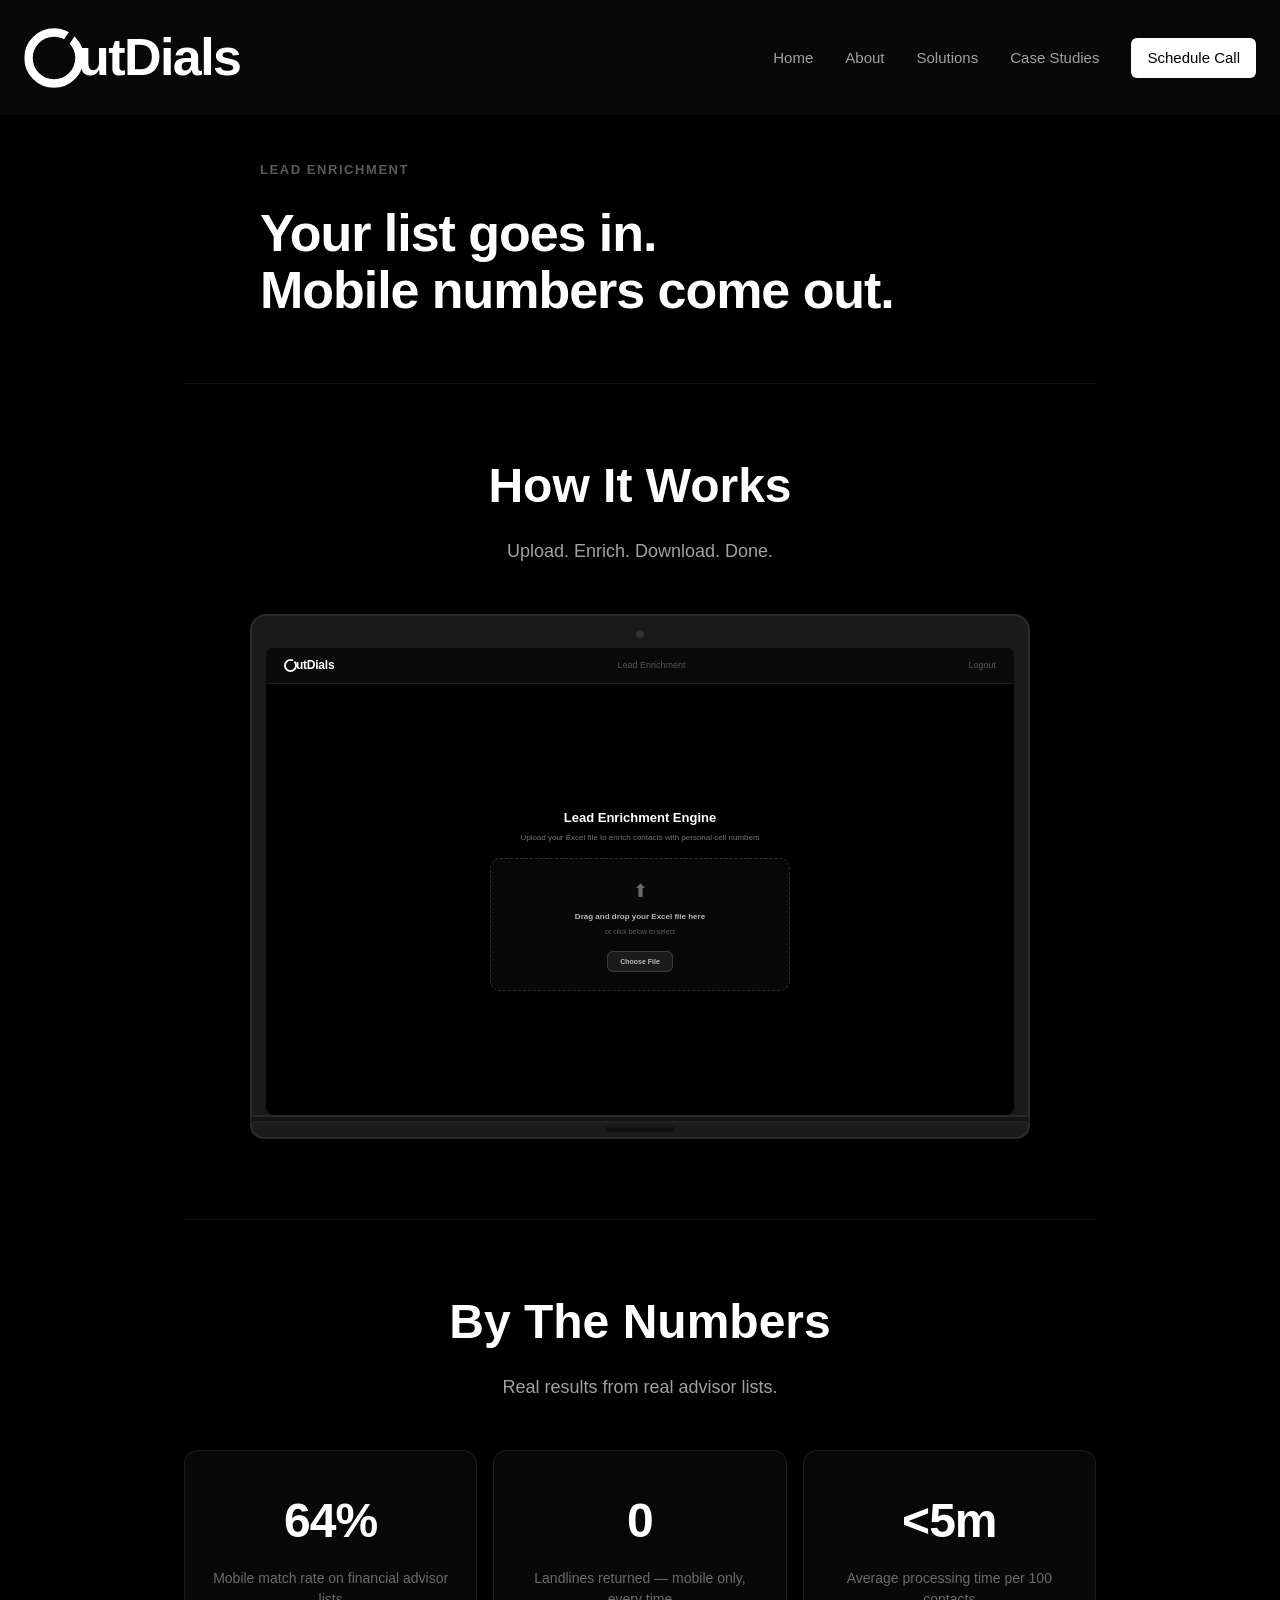
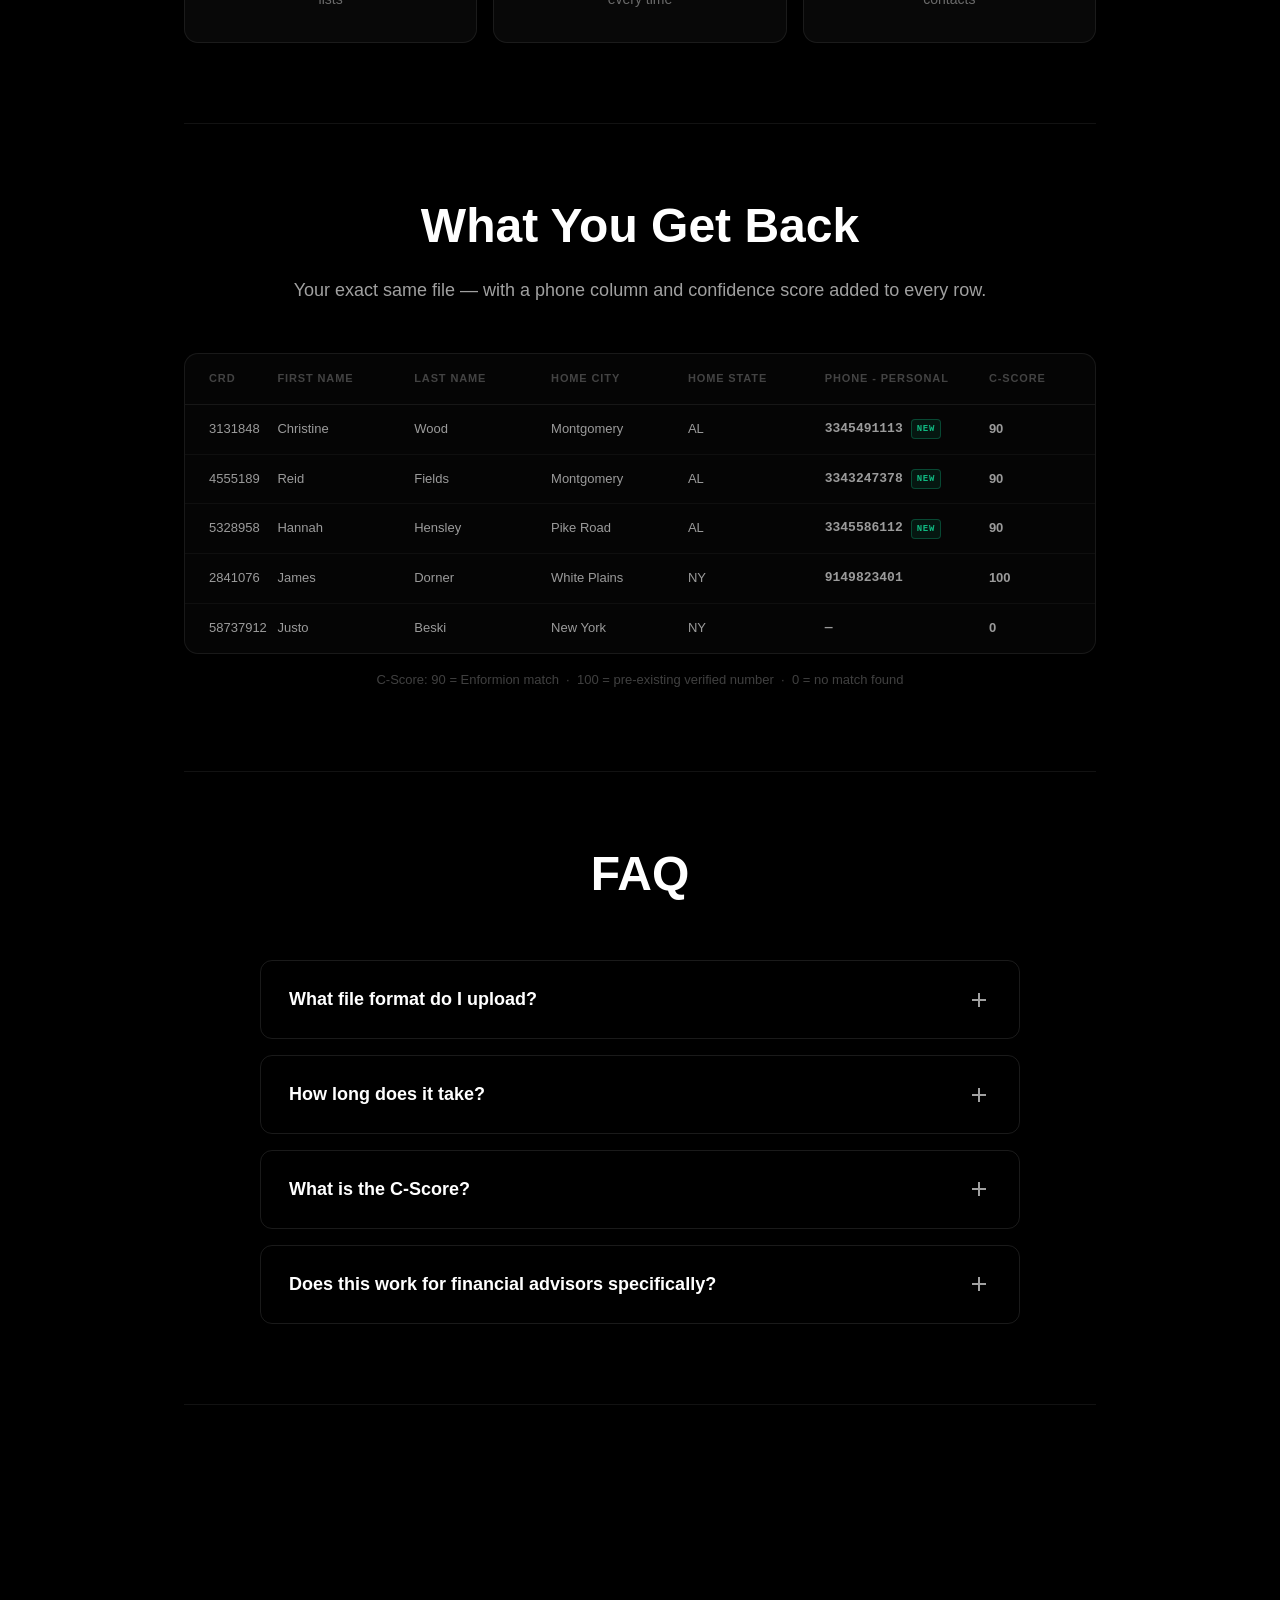
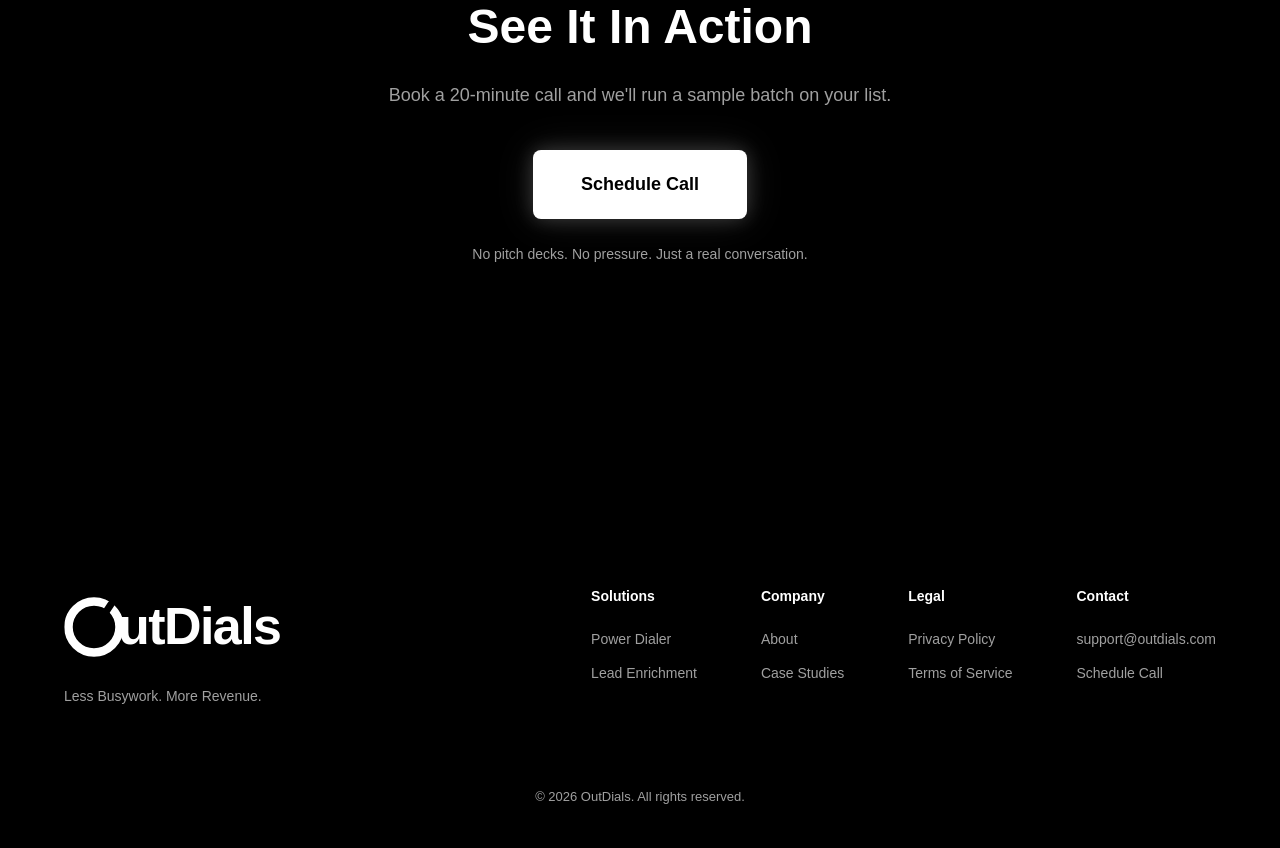
<file: product/enrichment.html>
<!DOCTYPE html>
<html lang="en">
<head>
  <meta charset="UTF-8">
  <meta name="viewport" content="width=device-width, initial-scale=1.0">
  <title>Lead Enrichment — OutDials</title>
  <link rel="icon" href="../icon.png">
  <link rel="stylesheet" href="../styles.css">
  <style>
    .enrich-page {
      max-width: 960px;
      margin: 0 auto;
      padding: 160px 24px 120px;
    }

    .enrich-hero {
      margin-bottom: 16px;
    }

    .enrich-hero-label {
      font-size: 13px;
      font-weight: 600;
      text-transform: uppercase;
      letter-spacing: 0.12em;
      color: rgba(255,255,255,0.35);
      margin-bottom: 24px;
    }

    .enrich-hero h1 {
      font-size: 52px;
      font-weight: 700;
      line-height: 1.1;
      letter-spacing: -0.02em;
      color: #ffffff;
      margin-bottom: 0;
    }

    .enrich-divider {
      height: 1px;
      background: rgba(255,255,255,0.07);
      margin: 64px 0;
    }

    .laptop-wrapper { max-width: 780px; margin: 0 auto; }
    .laptop-body { background: #1a1a1a; border-radius: 16px 16px 0 0; padding: 14px 14px 0; border: 2px solid #2a2a2a; }
    .laptop-camera { display: flex; justify-content: center; margin-bottom: 10px; }
    .laptop-camera-dot { width: 8px; height: 8px; border-radius: 50%; background: #333; }
    .laptop-screen { background: #000; border-radius: 8px; overflow: hidden; aspect-ratio: 16/10; position: relative; }
    .laptop-hinge { height: 6px; background: #141414; border-radius: 0 0 2px 2px; border-left: 2px solid #222; border-right: 2px solid #222; border-bottom: 2px solid #222; }
    .laptop-base { height: 16px; background: #1c1c1c; border-radius: 0 0 14px 14px; border: 2px solid #2a2a2a; border-top: none; position: relative; }
    .laptop-trackpad { position: absolute; left: 50%; transform: translateX(-50%); top: 4px; width: 70px; height: 5px; background: #111; border-radius: 2px; }

    .enrich-stats { display: grid; grid-template-columns: 1fr 1fr 1fr; gap: 16px; }
    .enrich-stat { border: 1px solid rgba(255,255,255,0.08); border-radius: 14px; padding: 32px 24px; background: rgba(255,255,255,0.03); text-align: center; transition: all 0.25s ease; }
    .enrich-stat:hover { border-color: rgba(255,255,255,0.16); background: rgba(255,255,255,0.05); }
    .enrich-stat-number { font-size: 48px; font-weight: 700; color: #ffffff; letter-spacing: -0.02em; margin-bottom: 8px; }
    .enrich-stat-label { font-size: 14px; color: rgba(255,255,255,0.4); line-height: 1.5; }

    .enrich-table-wrapper { border: 1px solid rgba(255,255,255,0.08); border-radius: 14px; overflow: hidden; background: rgba(255,255,255,0.02); }
    .enrich-table-header { display: grid; grid-template-columns: 0.5fr 1fr 1fr 1fr 1fr 1.2fr 0.6fr; padding: 16px 24px; border-bottom: 1px solid rgba(255,255,255,0.07); }
    .enrich-table-header span { font-size: 11px; font-weight: 700; text-transform: uppercase; letter-spacing: 0.08em; color: rgba(255,255,255,0.25); }
    .enrich-table-row { display: grid; grid-template-columns: 0.5fr 1fr 1fr 1fr 1fr 1.2fr 0.6fr; padding: 14px 24px; border-bottom: 1px solid rgba(255,255,255,0.04); transition: background 0.2s; }
    .enrich-table-row:last-child { border-bottom: none; }
    .enrich-table-row:hover { background: rgba(255,255,255,0.03); }
    .enrich-table-row span { font-size: 13px; color: rgba(255,255,255,0.6); display: flex; align-items: center; }
    .col-phone { color: #ffffff; font-weight: 600; font-family: 'Courier New', monospace; }
    .col-score { font-weight: 700; }
    .score-high { color: #10b981; }
    .score-existing { color: rgba(255,255,255,0.9); }
    .score-none { color: rgba(255,255,255,0.25); }
    .col-new { position: relative; }
    .col-new::after { content: 'NEW'; font-size: 9px; font-weight: 700; letter-spacing: 0.08em; color: #10b981; background: rgba(16,185,129,0.1); border: 1px solid rgba(16,185,129,0.3); border-radius: 4px; padding: 2px 5px; margin-left: 8px; }

    .product-dropdown { position: relative; }
    .dropdown-menu { display: none; position: absolute; top: calc(100% + 12px); left: 50%; transform: translateX(-50%); background: rgba(15,15,15,0.95); backdrop-filter: blur(16px); border: 1px solid rgba(255,255,255,0.1); border-radius: 12px; padding: 8px; min-width: 160px; z-index: 100; }
    .product-dropdown.active .dropdown-menu { display: block; }
    .dropdown-menu a { display: block; padding: 10px 16px; border-radius: 8px; color: rgba(255,255,255,0.7); font-size: 14px; text-decoration: none; transition: all 0.15s ease; white-space: nowrap; }
    .dropdown-menu a:hover { background: rgba(255,255,255,0.08); color: #ffffff; }
    .dropdown-toggle { cursor: pointer; color: var(--text-secondary); font-size: 15px; font-weight: 400; user-select: none; transition: color 0.2s; }
    .dropdown-toggle:hover { color: #ffffff !important; }

    .mobile-solutions { display: none; }

    @keyframes spin { from { transform: rotate(0deg); } to { transform: rotate(360deg); } }
    @keyframes cursorClick { 0%,100% { transform: scale(1); } 50% { transform: scale(0.8); } }

    @media (max-width: 768px) {
  .enrich-hero h1 { font-size: 36px; }
  .laptop-wrapper { max-width: 100%; }
  .laptop-screen { aspect-ratio: 4/3 !important; }
  #ep5 { zoom: 0.6; }
  .col-new::after { display: none !important; }
  .enrich-table-wrapper { overflow-x: scroll !important; -webkit-overflow-scrolling: touch; }
  .enrich-table-header, .enrich-table-row { grid-template-columns: 60px 90px 90px 100px 60px 130px 70px !important; min-width: 620px !important; gap: 0; }
  .enrich-table-header span, .enrich-table-row span { font-size: 12px; padding: 10px 8px; }
  .enrich-stats { grid-template-columns: 1fr; }
  .enrich-table-wrapper { overflow-x: auto; -webkit-overflow-scrolling: touch; }
  .enrich-table-header, .enrich-table-row { grid-template-columns: 50px 80px 80px 90px 50px 110px 60px; min-width: 520px; }
  .col-new::after { display: block; margin-left: 0; margin-top: 2px; }
  .laptop-wrapper { max-width: 100%; }

  .nav-links.mobile-open {
    display: flex !important;
    position: fixed;
    top: 0; left: 0; right: 0; bottom: 0;
    width: 100vw;
    height: 100vh;
    background: #000000;
    flex-direction: column;
    align-items: center;
    justify-content: center;
    gap: 24px;
    padding: 24px;
    overflow-y: auto;
    -webkit-overflow-scrolling: touch;
    z-index: 999;
    margin: 0;
  }
  .nav-links a {
    font-size: 22px;
    color: rgba(255,255,255,0.85);
  }
  .nav-cta {
    font-size: 22px !important;
    padding: 12px 28px !important;
    background: #ffffff !important;
    color: #000000 !important;
    border-radius: 6px !important;
  }
  .desktop-only-dropdown { display: none !important; }
  .mobile-solutions {
    display: block;
    width: 100%;
    text-align: center;
  }
  .mobile-solutions summary {
    font-size: 22px;
    color: rgba(255,255,255,0.85);
    cursor: pointer;
    list-style: none;
  }
  .mobile-solutions summary::-webkit-details-marker { display: none; }
  .mobile-solutions summary::marker { content: ""; }
  .mobile-solutions-links {
    display: flex;
    flex-direction: column;
    align-items: center;
    gap: 16px;
    margin-top: 16px;
  }
  .mobile-solutions-links a {
    font-size: 18px;
    color: rgba(255,255,255,0.5);
  }
}
  </style>
</head>
<body>

  <nav class="nav">
    <div class="nav-container">
      <a href="../" class="nav-logo">
        <span class="broken-o">
          <svg viewBox="0 0 42 48" fill="none" xmlns="http://www.w3.org/2000/svg">
            <defs><mask id="slitMask"><rect width="42" height="48" fill="white"/><line x1="25" y1="20" x2="33" y2="8" stroke="black" stroke-width="5" stroke-linecap="round"/></mask></defs>
            <circle cx="21" cy="24" r="18" stroke="currentColor" stroke-width="6" fill="none" mask="url(#slitMask)"/>
          </svg>
        </span>
        <span class="logo-text">utDials</span>
      </a>
      <button class="hamburger" id="hamburger" aria-label="Menu">
  <span></span>
  <span></span>
  <span></span>
</button>
<div class="nav-links">
        <a href="../">Home</a>
        <a href="../about.html">About</a>
        <div class="product-dropdown desktop-only-dropdown">
          <button type="button" class="dropdown-toggle" style="background:none; border:none; font-family:inherit; touch-action: manipulation; -webkit-tap-highlight-color: transparent;">Solutions</button>
          <div class="dropdown-menu">
            <a href="dialer.html">Power Dialer</a>
            <a href="enrichment.html">Lead Enrichment</a>
          </div>
        </div>
        <details class="mobile-solutions">
          <summary>Solutions</summary>
          <div class="mobile-solutions-links">
            <a href="dialer.html">Power Dialer</a>
            <a href="enrichment.html">Lead Enrichment</a>
          </div>
        </details>
        <a href="../case-studies.html">Case Studies</a>
        <a href="https://calendly.com/outdials/demo" target="_blank" class="nav-cta">Schedule Call</a>
      </div>
    </div>
  </nav>

  <div class="enrich-page">

    <!-- Hero — matches power dialer alignment -->
    <div style="max-width: 760px; margin: 0 auto;">
      <div class="enrich-hero">
        <p class="enrich-hero-label">Lead Enrichment</p>
        <h1>Your list goes in.<br>Mobile numbers come out.</h1>
      </div>
    </div>

    <div class="enrich-divider"></div>

    <!-- How It Works — Animated Demo -->
    <div style="margin-bottom:80px;">
      <h2 class="section-title" style="text-align:center; margin-bottom:12px;">How It Works</h2>
      <p class="section-subtitle" style="text-align:center; margin-bottom:48px;">Upload. Enrich. Download. Done.</p>

      <div class="laptop-wrapper">
        <div class="laptop-body">
          <div class="laptop-camera"><div class="laptop-camera-dot"></div></div>
          <div class="laptop-screen">

            <!-- Nav bar inside app -->
            <div style="background:#0a0a0a; border-bottom:1px solid rgba(255,255,255,0.08); padding:9px 18px; display:flex; align-items:center; justify-content:space-between; position:absolute; top:0; left:0; right:0; z-index:10; height:36px;">
              <div style="display:flex; align-items:center; font-size:12px; font-weight:700; color:#fff; letter-spacing:-0.02em;">
                <svg width="13" height="15" viewBox="0 0 42 48" fill="none" style="display:block; flex-shrink:0;"><defs><mask id="nm"><rect width="42" height="48" fill="white"/><line x1="25" y1="20" x2="33" y2="8" stroke="black" stroke-width="5" stroke-linecap="round"/></mask></defs><circle cx="21" cy="24" r="18" stroke="white" stroke-width="6" fill="none" mask="url(#nm)"/></svg><span style="margin-left:-1px;">utDials</span>
              </div>
              <div style="font-size:9px; color:rgba(255,255,255,0.3);">Lead Enrichment</div>
              <div style="font-size:9px; color:rgba(255,255,255,0.3);">Logout</div>
            </div>

            <!-- Phases -->
            <div style="position:absolute; top:36px; left:0; right:0; bottom:0; overflow:hidden;">

              <!-- Phase 1: Idle -->
              <div id="ep1" style="position:absolute; inset:0; display:flex; flex-direction:column; align-items:center; justify-content:center; padding:14px; transition:opacity 0.5s;">
                <div style="font-size:13px; font-weight:700; color:#fff; margin-bottom:3px;">Lead Enrichment Engine</div>
                <div style="font-size:8px; color:rgba(255,255,255,0.45); margin-bottom:14px;">Upload your Excel file to enrich contacts with personal cell numbers</div>
                <div id="edropzone" style="border:1.5px dashed rgba(255,255,255,0.15); border-radius:10px; padding:18px 28px; text-align:center; width:100%; max-width:300px; background:rgba(255,255,255,0.03); transition:border-color 0.4s,background 0.4s;">
                  <div style="font-size:18px; margin-bottom:5px; color:rgba(255,255,255,0.4);">⬆</div>
                  <div style="font-size:8px; font-weight:600; color:rgba(255,255,255,0.7); margin-bottom:2px;">Drag and drop your Excel file here</div>
                  <div style="font-size:7px; color:rgba(255,255,255,0.35); margin-bottom:9px;">or click below to select</div>
                  <div style="display:inline-block; background:rgba(255,255,255,0.08); border:1px solid rgba(255,255,255,0.15); border-radius:6px; padding:4px 12px; font-size:7px; font-weight:600; color:rgba(255,255,255,0.7);">Choose File</div>
                </div>
              </div>

              <!-- Phase 2: File selected -->
              <div id="ep2" style="position:absolute; inset:0; display:flex; flex-direction:column; align-items:center; justify-content:center; padding:14px; opacity:0; pointer-events:none; transition:opacity 0.5s;">
                <div style="font-size:13px; font-weight:700; color:#fff; margin-bottom:3px;">Lead Enrichment Engine</div>
                <div style="font-size:8px; color:rgba(255,255,255,0.45); margin-bottom:14px;">Upload your Excel file to enrich contacts with personal cell numbers</div>
                <div style="border:1.5px dashed rgba(255,255,255,0.15); border-radius:10px; padding:18px 28px; text-align:center; width:100%; max-width:300px; background:rgba(255,255,255,0.03);">
                  <div style="font-size:18px; margin-bottom:5px; color:rgba(255,255,255,0.4);">⬆</div>
                  <div style="font-size:8px; font-weight:600; color:rgba(255,255,255,0.7); margin-bottom:2px;">Drag and drop your Excel file here</div>
                  <div style="font-size:7px; color:rgba(255,255,255,0.35); margin-bottom:9px;">or click below to select</div>
                  <div style="display:inline-block; background:rgba(255,255,255,0.08); border:1px solid rgba(255,255,255,0.15); border-radius:6px; padding:4px 12px; font-size:7px; font-weight:600; color:rgba(255,255,255,0.7);">Choose File</div>
                </div>
                <div style="margin-top:8px; padding:9px 14px; background:rgba(34,197,94,0.1); border:1px solid rgba(34,197,94,0.3); border-radius:8px; width:100%; max-width:300px; display:flex; align-items:center; justify-content:space-between;">
                  <div>
                    <div style="font-size:8px; font-weight:600; color:#fff;">📄 leads_Q3_2026.xlsx</div>
                    <div style="font-size:7px; color:rgba(255,255,255,0.45);">2.4 MB · 847 contacts</div>
                  </div>
                  <div id="estartbtn" style="background:rgba(34,197,94,0.9); border-radius:5px; padding:4px 10px; font-size:7px; font-weight:700; color:#fff; transition:transform 0.15s;">Start Enrichment</div>
                </div>
              </div>

              <!-- Phase 3: Processing -->
              <div id="ep3" style="position:absolute; inset:0; display:flex; flex-direction:column; align-items:center; justify-content:center; padding:14px; opacity:0; pointer-events:none; transition:opacity 0.5s;">
                <div style="font-size:13px; font-weight:700; color:#fff; margin-bottom:14px;">Enriching Your Leads...</div>
                <div style="width:36px; height:36px; animation:spin 1.5s linear infinite; margin-bottom:14px;">
                  <svg width="36" height="36" viewBox="0 0 42 48" fill="none"><defs><mask id="sm3"><rect width="42" height="48" fill="white"/><line x1="25" y1="20" x2="33" y2="8" stroke="black" stroke-width="5" stroke-linecap="round"/></mask></defs><circle cx="21" cy="24" r="18" stroke="white" stroke-width="6" fill="none" mask="url(#sm3)"/></svg>
                </div>
                <div style="width:180px; height:3px; background:rgba(255,255,255,0.1); border-radius:4px; overflow:hidden; margin-bottom:7px;">
                  <div id="eprogbar" style="height:100%; width:0%; background:rgba(34,197,94,0.8); border-radius:4px; transition:width 0.2s linear;"></div>
                </div>
                <div id="eprogtext" style="font-size:7px; color:rgba(255,255,255,0.4);">Processing 0 of 847 contacts...</div>
              </div>

              <!-- Phase 4: Results with download button -->
              <div id="ep4" style="position:absolute; inset:0; display:flex; flex-direction:column; align-items:center; justify-content:center; padding:14px; opacity:0; pointer-events:none; transition:opacity 0.5s; overflow-y:auto;">
                <div style="font-size:13px; font-weight:700; color:#fff; margin-bottom:10px;">Enrichment Complete ✓</div>
                <div style="background:rgba(255,255,255,0.04); border:1px solid rgba(255,255,255,0.1); border-radius:10px; padding:12px 16px; width:100%; max-width:320px;">
                  <div style="display:grid; grid-template-columns:1fr 1fr; gap:6px; margin-bottom:10px;">
                    <div style="background:rgba(255,255,255,0.05); border:1px solid rgba(255,255,255,0.08); border-radius:7px; padding:7px;">
                      <div style="font-size:6px; font-weight:600; text-transform:uppercase; letter-spacing:0.06em; color:rgba(255,255,255,0.4); margin-bottom:2px;">Total Contacts</div>
                      <div style="font-size:16px; font-weight:700; color:#fff;">847</div>
                    </div>
                    <div style="background:rgba(255,255,255,0.05); border:1px solid rgba(255,255,255,0.08); border-radius:7px; padding:7px;">
                      <div style="font-size:6px; font-weight:600; text-transform:uppercase; letter-spacing:0.06em; color:rgba(255,255,255,0.4); margin-bottom:2px;">Match Rate</div>
                      <div style="font-size:16px; font-weight:700; color:#fff;">64%</div>
                    </div>
                    <div style="background:rgba(255,255,255,0.05); border:1px solid rgba(255,255,255,0.08); border-radius:7px; padding:7px;">
                      <div style="font-size:6px; font-weight:600; text-transform:uppercase; letter-spacing:0.06em; color:rgba(255,255,255,0.4); margin-bottom:2px;">Cell Phones Found</div>
                      <div style="font-size:16px; font-weight:700; color:rgba(34,197,94,0.9);">542</div>
                    </div>
                    <div style="background:rgba(255,255,255,0.05); border:1px solid rgba(255,255,255,0.08); border-radius:7px; padding:7px;">
                      <div style="font-size:6px; font-weight:600; text-transform:uppercase; letter-spacing:0.06em; color:rgba(255,255,255,0.4); margin-bottom:2px;">No Match</div>
                      <div style="font-size:16px; font-weight:700; color:rgba(255,255,255,0.4);">305</div>
                    </div>
                  </div>
                  <!-- Download button -->
                  <div id="edownloadbtn" style="display:flex; align-items:center; justify-content:center; gap:6px; background:rgba(34,197,94,0.15); border:1px solid rgba(34,197,94,0.4); border-radius:7px; padding:8px; cursor:pointer; transition:background 0.2s, transform 0.15s;">
                    <svg width="12" height="12" viewBox="0 0 24 24" fill="none" stroke="rgba(34,197,94,0.9)" stroke-width="2.5" stroke-linecap="round" stroke-linejoin="round"><path d="M21 15v4a2 2 0 0 1-2 2H5a2 2 0 0 1-2-2v-4"/><polyline points="7 10 12 15 17 10"/><line x1="12" y1="15" x2="12" y2="3"/></svg>
                    <span style="font-size:8px; font-weight:700; color:rgba(34,197,94,0.9);">Download leads_Q3_2026_enriched.xlsx</span>
                  </div>
                  <!-- Cursor -->
                  <div id="ecursor" style="position:absolute; font-size:14px; opacity:0; transition:all 0.4s ease; pointer-events:none; z-index:20;">🖱</div>
                </div>
              </div>

              <!-- Phase 5: Spreadsheet preview -->
              <div id="ep5" style="position:absolute; inset:0; display:flex; flex-direction:column; align-items:stretch; justify-content:flex-start; opacity:0; pointer-events:none; transition:opacity 0.5s; background:#0d0d0d;">
                <!-- Fake Excel toolbar -->
                <div style="background:#1c6b2d; padding:4px 10px; display:flex; align-items:center; gap:8px; flex-shrink:0;">
                  <span style="font-size:7px; font-weight:700; color:#fff;">leads_Q3_2026_enriched.xlsx</span>
                  <span style="font-size:6px; color:rgba(255,255,255,0.6);">— Microsoft Excel</span>
                </div>
                <!-- Fake ribbon -->
                <div style="background:#217346; padding:3px 10px; display:flex; gap:12px; flex-shrink:0;">
                  <span style="font-size:6px; color:rgba(255,255,255,0.8);">File</span>
                  <span style="font-size:6px; color:rgba(255,255,255,0.8);">Home</span>
                  <span style="font-size:6px; color:rgba(255,255,255,0.8);">Insert</span>
                  <span style="font-size:6px; color:rgba(255,255,255,0.8);">Data</span>
                </div>
                <!-- Spreadsheet grid -->
                <div style="flex:1; overflow:hidden; padding:4px;">
                  <!-- Column headers -->
                  <div style="display:grid; grid-template-columns:36px 52px 60px 60px 68px 58px 96px 48px; border-bottom:1px solid #444;">
                    <div style="background:#2d2d2d; padding:2px 4px; font-size:6px; color:rgba(255,255,255,0.5); text-align:center; border-right:1px solid #444;"></div>
                    <div style="background:#2d2d2d; padding:2px 4px; font-size:6px; font-weight:700; color:rgba(255,255,255,0.7); border-right:1px solid #444;">A</div>
                    <div style="background:#2d2d2d; padding:2px 4px; font-size:6px; font-weight:700; color:rgba(255,255,255,0.7); border-right:1px solid #444;">B</div>
                    <div style="background:#2d2d2d; padding:2px 4px; font-size:6px; font-weight:700; color:rgba(255,255,255,0.7); border-right:1px solid #444;">C</div>
                    <div style="background:#2d2d2d; padding:2px 4px; font-size:6px; font-weight:700; color:rgba(255,255,255,0.7); border-right:1px solid #444;">D</div>
                    <div style="background:#2d2d2d; padding:2px 4px; font-size:6px; font-weight:700; color:rgba(255,255,255,0.7); border-right:1px solid #444;">E</div>
                    <div style="background:#1c6b2d; padding:2px 4px; font-size:6px; font-weight:700; color:#90ee90; border-right:1px solid #444;">F</div>
                    <div style="background:#2d2d2d; padding:2px 4px; font-size:6px; font-weight:700; color:rgba(255,255,255,0.7);">G</div>
                  </div>
                  <!-- Header row -->
                  <div style="display:grid; grid-template-columns:36px 52px 60px 60px 68px 58px 96px 48px; background:#1a3a1a; border-bottom:1px solid #444;">
                    <div style="padding:2px 4px; font-size:5px; color:rgba(255,255,255,0.4); text-align:center; border-right:1px solid #333;">1</div>
                    <div style="padding:2px 4px; font-size:6px; font-weight:700; color:rgba(255,255,255,0.8); border-right:1px solid #333;">CRD</div>
                    <div style="padding:2px 4px; font-size:6px; font-weight:700; color:rgba(255,255,255,0.8); border-right:1px solid #333;">First Name</div>
                    <div style="padding:2px 4px; font-size:6px; font-weight:700; color:rgba(255,255,255,0.8); border-right:1px solid #333;">Last Name</div>
                    <div style="padding:2px 4px; font-size:6px; font-weight:700; color:rgba(255,255,255,0.8); border-right:1px solid #333;">Home City</div>
                    <div style="padding:2px 4px; font-size:6px; font-weight:700; color:rgba(255,255,255,0.8); border-right:1px solid #333;">State</div>
                    <div style="padding:2px 4px; font-size:6px; font-weight:700; color:#90ee90; border-right:1px solid #333;">Phone - Personal</div>
                    <div style="padding:2px 4px; font-size:6px; font-weight:700; color:rgba(255,255,255,0.8);">C-Score</div>
                  </div>
                  <!-- Data rows -->
                  <div id="erow1" style="display:grid; grid-template-columns:36px 52px 60px 60px 68px 58px 96px 48px; border-bottom:1px solid #2a2a2a; opacity:0; transition:opacity 0.4s;">
                    <div style="padding:2px 4px; font-size:5px; color:rgba(255,255,255,0.3); text-align:center; border-right:1px solid #2a2a2a; background:#1a1a1a;">2</div>
                    <div style="padding:2px 4px; font-size:6px; color:rgba(255,255,255,0.7); border-right:1px solid #2a2a2a;">3131848</div>
                    <div style="padding:2px 4px; font-size:6px; color:rgba(255,255,255,0.7); border-right:1px solid #2a2a2a;">Christine</div>
                    <div style="padding:2px 4px; font-size:6px; color:rgba(255,255,255,0.7); border-right:1px solid #2a2a2a;">Wood</div>
                    <div style="padding:2px 4px; font-size:6px; color:rgba(255,255,255,0.7); border-right:1px solid #2a2a2a;">Montgomery</div>
                    <div style="padding:2px 4px; font-size:6px; color:rgba(255,255,255,0.7); border-right:1px solid #2a2a2a;">AL</div>
                    <div style="padding:2px 4px; font-size:6px; font-weight:700; color:#90ee90; border-right:1px solid #2a2a2a; background:rgba(34,197,94,0.08);">3345491113</div>
                    <div style="padding:2px 4px; font-size:6px; color:#90ee90;">90</div>
                  </div>
                  <div id="erow2" style="display:grid; grid-template-columns:36px 52px 60px 60px 68px 58px 96px 48px; border-bottom:1px solid #2a2a2a; opacity:0; transition:opacity 0.4s;">
                    <div style="padding:2px 4px; font-size:5px; color:rgba(255,255,255,0.3); text-align:center; border-right:1px solid #2a2a2a; background:#1a1a1a;">3</div>
                    <div style="padding:2px 4px; font-size:6px; color:rgba(255,255,255,0.7); border-right:1px solid #2a2a2a;">4555189</div>
                    <div style="padding:2px 4px; font-size:6px; color:rgba(255,255,255,0.7); border-right:1px solid #2a2a2a;">Reid</div>
                    <div style="padding:2px 4px; font-size:6px; color:rgba(255,255,255,0.7); border-right:1px solid #2a2a2a;">Fields</div>
                    <div style="padding:2px 4px; font-size:6px; color:rgba(255,255,255,0.7); border-right:1px solid #2a2a2a;">Montgomery</div>
                    <div style="padding:2px 4px; font-size:6px; color:rgba(255,255,255,0.7); border-right:1px solid #2a2a2a;">AL</div>
                    <div style="padding:2px 4px; font-size:6px; font-weight:700; color:#90ee90; border-right:1px solid #2a2a2a; background:rgba(34,197,94,0.08);">3343247378</div>
                    <div style="padding:2px 4px; font-size:6px; color:#90ee90;">90</div>
                  </div>
                  <div id="erow3" style="display:grid; grid-template-columns:36px 52px 60px 60px 68px 58px 96px 48px; border-bottom:1px solid #2a2a2a; opacity:0; transition:opacity 0.4s;">
                    <div style="padding:2px 4px; font-size:5px; color:rgba(255,255,255,0.3); text-align:center; border-right:1px solid #2a2a2a; background:#1a1a1a;">4</div>
                    <div style="padding:2px 4px; font-size:6px; color:rgba(255,255,255,0.7); border-right:1px solid #2a2a2a;">5328958</div>
                    <div style="padding:2px 4px; font-size:6px; color:rgba(255,255,255,0.7); border-right:1px solid #2a2a2a;">Hannah</div>
                    <div style="padding:2px 4px; font-size:6px; color:rgba(255,255,255,0.7); border-right:1px solid #2a2a2a;">Hensley</div>
                    <div style="padding:2px 4px; font-size:6px; color:rgba(255,255,255,0.7); border-right:1px solid #2a2a2a;">Pike Road</div>
                    <div style="padding:2px 4px; font-size:6px; color:rgba(255,255,255,0.7); border-right:1px solid #2a2a2a;">AL</div>
                    <div style="padding:2px 4px; font-size:6px; font-weight:700; color:#90ee90; border-right:1px solid #2a2a2a; background:rgba(34,197,94,0.08);">3345586112</div>
                    <div style="padding:2px 4px; font-size:6px; color:#90ee90;">90</div>
                  </div>
                  <div id="erow4" style="display:grid; grid-template-columns:36px 52px 60px 60px 68px 58px 96px 48px; border-bottom:1px solid #2a2a2a; opacity:0; transition:opacity 0.4s;">
                    <div style="padding:2px 4px; font-size:5px; color:rgba(255,255,255,0.3); text-align:center; border-right:1px solid #2a2a2a; background:#1a1a1a;">5</div>
                    <div style="padding:2px 4px; font-size:6px; color:rgba(255,255,255,0.7); border-right:1px solid #2a2a2a;">2841076</div>
                    <div style="padding:2px 4px; font-size:6px; color:rgba(255,255,255,0.7); border-right:1px solid #2a2a2a;">James</div>
                    <div style="padding:2px 4px; font-size:6px; color:rgba(255,255,255,0.7); border-right:1px solid #2a2a2a;">Dorner</div>
                    <div style="padding:2px 4px; font-size:6px; color:rgba(255,255,255,0.7); border-right:1px solid #2a2a2a;">White Plains</div>
                    <div style="padding:2px 4px; font-size:6px; color:rgba(255,255,255,0.7); border-right:1px solid #2a2a2a;">NY</div>
                    <div style="padding:2px 4px; font-size:6px; font-weight:700; color:#90ee90; border-right:1px solid #2a2a2a; background:rgba(34,197,94,0.08);">9149823401</div>
                    <div style="padding:2px 4px; font-size:6px; color:#fff;">100</div>
                  </div>
                  <div id="erow5" style="display:grid; grid-template-columns:36px 52px 60px 60px 68px 58px 96px 48px; border-bottom:1px solid #2a2a2a; opacity:0; transition:opacity 0.4s;">
                    <div style="padding:2px 4px; font-size:5px; color:rgba(255,255,255,0.3); text-align:center; border-right:1px solid #2a2a2a; background:#1a1a1a;">6</div>
                    <div style="padding:2px 4px; font-size:6px; color:rgba(255,255,255,0.7); border-right:1px solid #2a2a2a;">58737912</div>
                    <div style="padding:2px 4px; font-size:6px; color:rgba(255,255,255,0.7); border-right:1px solid #2a2a2a;">Justo</div>
                    <div style="padding:2px 4px; font-size:6px; color:rgba(255,255,255,0.7); border-right:1px solid #2a2a2a;">Beski</div>
                    <div style="padding:2px 4px; font-size:6px; color:rgba(255,255,255,0.7); border-right:1px solid #2a2a2a;">New York</div>
                    <div style="padding:2px 4px; font-size:6px; color:rgba(255,255,255,0.7); border-right:1px solid #2a2a2a;">NY</div>
                    <div style="padding:2px 4px; font-size:6px; color:rgba(255,255,255,0.3); border-right:1px solid #2a2a2a;">—</div>
                    <div style="padding:2px 4px; font-size:6px; color:rgba(255,255,255,0.3);">0</div>
                  </div>
                  <div id="erow6" style="display:grid; grid-template-columns:36px 52px 60px 60px 68px 58px 96px 48px; border-bottom:1px solid #2a2a2a; opacity:0; transition:opacity 0.4s;">
                    <div style="padding:2px 4px; font-size:5px; color:rgba(255,255,255,0.3); text-align:center; border-right:1px solid #2a2a2a; background:#1a1a1a;">7</div>
                    <div style="padding:2px 4px; font-size:6px; color:rgba(255,255,255,0.7); border-right:1px solid #2a2a2a;">1823401</div>
                    <div style="padding:2px 4px; font-size:6px; color:rgba(255,255,255,0.7); border-right:1px solid #2a2a2a;">Michael</div>
                    <div style="padding:2px 4px; font-size:6px; color:rgba(255,255,255,0.7); border-right:1px solid #2a2a2a;">Torres</div>
                    <div style="padding:2px 4px; font-size:6px; color:rgba(255,255,255,0.7); border-right:1px solid #2a2a2a;">Houston</div>
                    <div style="padding:2px 4px; font-size:6px; color:rgba(255,255,255,0.7); border-right:1px solid #2a2a2a;">TX</div>
                    <div style="padding:2px 4px; font-size:6px; font-weight:700; color:#90ee90; border-right:1px solid #2a2a2a; background:rgba(34,197,94,0.08);">8329014422</div>
                    <div style="padding:2px 4px; font-size:6px; color:#90ee90;">90</div>
                  </div>
                  <div id="erow7" style="display:grid; grid-template-columns:36px 52px 60px 60px 68px 58px 96px 48px; border-bottom:1px solid #2a2a2a; opacity:0; transition:opacity 0.4s;">
                    <div style="padding:2px 4px; font-size:5px; color:rgba(255,255,255,0.3); text-align:center; border-right:1px solid #2a2a2a; background:#1a1a1a;">8</div>
                    <div style="padding:2px 4px; font-size:6px; color:rgba(255,255,255,0.7); border-right:1px solid #2a2a2a;">2934821</div>
                    <div style="padding:2px 4px; font-size:6px; color:rgba(255,255,255,0.7); border-right:1px solid #2a2a2a;">Sarah</div>
                    <div style="padding:2px 4px; font-size:6px; color:rgba(255,255,255,0.7); border-right:1px solid #2a2a2a;">Lindqvist</div>
                    <div style="padding:2px 4px; font-size:6px; color:rgba(255,255,255,0.7); border-right:1px solid #2a2a2a;">Chicago</div>
                    <div style="padding:2px 4px; font-size:6px; color:rgba(255,255,255,0.7); border-right:1px solid #2a2a2a;">IL</div>
                    <div style="padding:2px 4px; font-size:6px; font-weight:700; color:#90ee90; border-right:1px solid #2a2a2a; background:rgba(34,197,94,0.08);">3124509871</div>
                    <div style="padding:2px 4px; font-size:6px; color:#90ee90;">90</div>
                  </div>
                  <div id="erow8" style="display:grid; grid-template-columns:36px 52px 60px 60px 68px 58px 96px 48px; border-bottom:1px solid #2a2a2a; opacity:0; transition:opacity 0.4s;">
                    <div style="padding:2px 4px; font-size:5px; color:rgba(255,255,255,0.3); text-align:center; border-right:1px solid #2a2a2a; background:#1a1a1a;">9</div>
                    <div style="padding:2px 4px; font-size:6px; color:rgba(255,255,255,0.7); border-right:1px solid #2a2a2a;">3847291</div>
                    <div style="padding:2px 4px; font-size:6px; color:rgba(255,255,255,0.7); border-right:1px solid #2a2a2a;">David</div>
                    <div style="padding:2px 4px; font-size:6px; color:rgba(255,255,255,0.7); border-right:1px solid #2a2a2a;">Okafor</div>
                    <div style="padding:2px 4px; font-size:6px; color:rgba(255,255,255,0.7); border-right:1px solid #2a2a2a;">Atlanta</div>
                    <div style="padding:2px 4px; font-size:6px; color:rgba(255,255,255,0.7); border-right:1px solid #2a2a2a;">GA</div>
                    <div style="padding:2px 4px; font-size:6px; color:rgba(255,255,255,0.3); border-right:1px solid #2a2a2a;">—</div>
                    <div style="padding:2px 4px; font-size:6px; color:rgba(255,255,255,0.3);">0</div>
                  </div>
                  <div id="erow9" style="display:grid; grid-template-columns:36px 52px 60px 60px 68px 58px 96px 48px; border-bottom:1px solid #2a2a2a; opacity:0; transition:opacity 0.4s;">
                    <div style="padding:2px 4px; font-size:5px; color:rgba(255,255,255,0.3); text-align:center; border-right:1px solid #2a2a2a; background:#1a1a1a;">10</div>
                    <div style="padding:2px 4px; font-size:6px; color:rgba(255,255,255,0.7); border-right:1px solid #2a2a2a;">4912038</div>
                    <div style="padding:2px 4px; font-size:6px; color:rgba(255,255,255,0.7); border-right:1px solid #2a2a2a;">Lauren</div>
                    <div style="padding:2px 4px; font-size:6px; color:rgba(255,255,255,0.7); border-right:1px solid #2a2a2a;">Marchetti</div>
                    <div style="padding:2px 4px; font-size:6px; color:rgba(255,255,255,0.7); border-right:1px solid #2a2a2a;">Phoenix</div>
                    <div style="padding:2px 4px; font-size:6px; color:rgba(255,255,255,0.7); border-right:1px solid #2a2a2a;">AZ</div>
                    <div style="padding:2px 4px; font-size:6px; font-weight:700; color:#90ee90; border-right:1px solid #2a2a2a; background:rgba(34,197,94,0.08);">6029834510</div>
                    <div style="padding:2px 4px; font-size:6px; color:#90ee90;">90</div>
                  </div>
                  <div id="erow10" style="display:grid; grid-template-columns:36px 52px 60px 60px 68px 58px 96px 48px; opacity:0; transition:opacity 0.4s;">
                    <div style="padding:2px 4px; font-size:5px; color:rgba(255,255,255,0.3); text-align:center; border-right:1px solid #2a2a2a; background:#1a1a1a;">11</div>
                    <div style="padding:2px 4px; font-size:6px; color:rgba(255,255,255,0.7); border-right:1px solid #2a2a2a;">5023847</div>
                    <div style="padding:2px 4px; font-size:6px; color:rgba(255,255,255,0.7); border-right:1px solid #2a2a2a;">Robert</div>
                    <div style="padding:2px 4px; font-size:6px; color:rgba(255,255,255,0.7); border-right:1px solid #2a2a2a;">Yuen</div>
                    <div style="padding:2px 4px; font-size:6px; color:rgba(255,255,255,0.7); border-right:1px solid #2a2a2a;">Seattle</div>
                    <div style="padding:2px 4px; font-size:6px; color:rgba(255,255,255,0.7); border-right:1px solid #2a2a2a;">WA</div>
                    <div style="padding:2px 4px; font-size:6px; font-weight:700; color:#90ee90; border-right:1px solid #2a2a2a; background:rgba(34,197,94,0.08);">2065519034</div>
                    <div style="padding:2px 4px; font-size:6px; color:#90ee90;">90</div>
                  </div>
                </div>
              </div>

            </div>
          </div>
        </div>
        <div class="laptop-hinge"></div>
        <div class="laptop-base"><div class="laptop-trackpad"></div></div>
      </div>
    </div>

    <div class="enrich-divider"></div>

    <!-- By The Numbers -->
    <div style="margin-bottom:80px;">
      <h2 class="section-title" style="text-align:center; margin-bottom:12px;">By The Numbers</h2>
      <p class="section-subtitle" style="text-align:center; margin-bottom:48px;">Real results from real advisor lists.</p>
      <div class="enrich-stats">
        <div class="enrich-stat">
          <div class="enrich-stat-number">64%</div>
          <div class="enrich-stat-label">Mobile match rate on financial advisor lists</div>
        </div>
        <div class="enrich-stat">
          <div class="enrich-stat-number">0</div>
          <div class="enrich-stat-label">Landlines returned — mobile only, every time</div>
        </div>
        <div class="enrich-stat">
          <div class="enrich-stat-number">&lt;5m</div>
          <div class="enrich-stat-label">Average processing time per 100 contacts</div>
        </div>
      </div>
    </div>

    <div class="enrich-divider"></div>

    <!-- What You Get Back -->
    <div style="margin-bottom:80px;">
      <h2 class="section-title" style="text-align:center; margin-bottom:12px;">What You Get Back</h2>
      <p class="section-subtitle" style="text-align:center; margin-bottom:48px;">Your exact same file — with a phone column and confidence score added to every row.</p>
      <div class="enrich-table-wrapper">
        <div class="enrich-table-header">
          <span>CRD</span><span>First Name</span><span>Last Name</span><span>Home City</span><span>Home State</span><span>Phone - Personal</span><span>C-Score</span>
        </div>
        <div class="enrich-table-row">
          <span>3131848</span><span>Christine</span><span>Wood</span><span>Montgomery</span><span>AL</span>
          <span class="col-phone col-new">3345491113</span><span class="col-score score-high">90</span>
        </div>
        <div class="enrich-table-row">
          <span>4555189</span><span>Reid</span><span>Fields</span><span>Montgomery</span><span>AL</span>
          <span class="col-phone col-new">3343247378</span><span class="col-score score-high">90</span>
        </div>
        <div class="enrich-table-row">
          <span>5328958</span><span>Hannah</span><span>Hensley</span><span>Pike Road</span><span>AL</span>
          <span class="col-phone col-new">3345586112</span><span class="col-score score-high">90</span>
        </div>
        <div class="enrich-table-row">
          <span>2841076</span><span>James</span><span>Dorner</span><span>White Plains</span><span>NY</span>
          <span class="col-phone score-existing">9149823401</span><span class="col-score score-existing">100</span>
        </div>
        <div class="enrich-table-row">
          <span>58737912</span><span>Justo</span><span>Beski</span><span>New York</span><span>NY</span>
          <span class="col-phone score-none">—</span><span class="col-score score-none">0</span>
        </div>
      </div>
      <p style="font-size:13px; color:rgba(255,255,255,0.25); margin-top:16px; text-align:center;">C-Score: 90 = Enformion match &nbsp;·&nbsp; 100 = pre-existing verified number &nbsp;·&nbsp; 0 = no match found</p>
    </div>

    <div class="enrich-divider"></div>

    <!-- FAQ -->
    <div style="margin-bottom:80px;">
      <h2 class="section-title" style="text-align:center; margin-bottom:48px;">FAQ</h2>
      <div class="faq-container" style="max-width:760px; margin:0 auto;">
        <div class="faq-item">
          <div class="faq-question"><span>What file format do I upload?</span><svg class="faq-icon" width="24" height="24" viewBox="0 0 24 24" fill="none" stroke="currentColor" stroke-width="2"><line x1="12" y1="5" x2="12" y2="19"></line><line x1="5" y1="12" x2="19" y2="12"></line></svg></div>
          <div class="faq-answer"><p>Excel (.xlsx). Your file needs at minimum: First Name, Last Name, and either a Date of Birth or Home State. CRD number improves match accuracy significantly for financial advisors.</p></div>
        </div>
        <div class="faq-item">
          <div class="faq-question"><span>How long does it take?</span><svg class="faq-icon" width="24" height="24" viewBox="0 0 24 24" fill="none" stroke="currentColor" stroke-width="2"><line x1="12" y1="5" x2="12" y2="19"></line><line x1="5" y1="12" x2="19" y2="12"></line></svg></div>
          <div class="faq-answer"><p>Under 5 minutes for 100 contacts. Larger lists of 5,000–14,000 contacts typically process in under 10 minutes. You get the file back automatically when it's done.</p></div>
        </div>
        <div class="faq-item">
          <div class="faq-question"><span>What is the C-Score?</span><svg class="faq-icon" width="24" height="24" viewBox="0 0 24 24" fill="none" stroke="currentColor" stroke-width="2"><line x1="12" y1="5" x2="12" y2="19"></line><line x1="5" y1="12" x2="19" y2="12"></line></svg></div>
          <div class="faq-answer"><p>Confidence Score. 90 means we found a mobile number via our data partner. 100 means the number already existed in your list and was verified. 0 means no match was found for that contact.</p></div>
        </div>
        <div class="faq-item">
          <div class="faq-question"><span>Does this work for financial advisors specifically?</span><svg class="faq-icon" width="24" height="24" viewBox="0 0 24 24" fill="none" stroke="currentColor" stroke-width="2"><line x1="12" y1="5" x2="12" y2="19"></line><line x1="5" y1="12" x2="19" y2="12"></line></svg></div>
          <div class="faq-answer"><p>Yes — and it's where we get our best results. Financial advisors are registered with FINRA and have CRD numbers, which gives us a unique anchor to match against personal data records. That's how we hit a 64% mobile match rate on advisor lists where direct dials rarely pick up.</p></div>
        </div>
      </div>
    </div>

    <div class="enrich-divider"></div>

    <!-- See It In Action -->
    <section id="contact" class="section-contact">
      <div class="contact-simple">
        <h2 class="section-title">See It In Action</h2>
        <p class="section-subtitle">Book a 20-minute call and we'll run a sample batch on your list.</p>
        <a href="https://calendly.com/outdials/demo" target="_blank" rel="noopener noreferrer" class="btn-primary glow-button btn-large">Schedule Call</a>
        <p class="hero-subtext">No pitch decks. No pressure. Just a real conversation.</p>
      </div>
    </section>

  </div>

  <!-- Footer -->
  <footer class="footer">
    <div class="container">
      <div class="footer-content">
        <div class="footer-brand">
          <a href="../" class="nav-logo">
            <span class="broken-o">
              <svg viewBox="0 0 42 48" fill="none" xmlns="http://www.w3.org/2000/svg">
                <defs><mask id="slitMaskFooter"><rect width="42" height="48" fill="white"/><line x1="25" y1="20" x2="33" y2="8" stroke="black" stroke-width="5" stroke-linecap="round"/></mask></defs>
                <circle cx="21" cy="24" r="18" stroke="currentColor" stroke-width="6" fill="none" mask="url(#slitMaskFooter)"/>
              </svg>
            </span>
            <span class="logo-text">utDials</span>
          </a>
          <p>Less Busywork. More Revenue.</p>
        </div>
        <div class="footer-links">
          <div class="footer-column"><h4>Solutions</h4><a href="dialer.html">Power Dialer</a><a href="enrichment.html">Lead Enrichment</a></div>
          <div class="footer-column"><h4>Company</h4><a href="../about.html">About</a><a href="../case-studies.html">Case Studies</a></div>
          <div class="footer-column"><h4>Legal</h4><a href="../privacy.html">Privacy Policy</a><a href="../terms.html">Terms of Service</a></div>
          <div class="footer-column"><h4>Contact</h4><a href="mailto:support@outdials.com">support@outdials.com</a><a href="https://calendly.com/outdials/demo" target="_blank">Schedule Call</a></div>
        </div>
      </div>
      <div class="footer-bottom"><p>&copy; 2026 OutDials. All rights reserved.</p></div>
    </div>
  </footer>

  <script>
    document.addEventListener('DOMContentLoaded', () => {

      const productDropdown = document.querySelector('.product-dropdown');
      const dropdownToggle = document.querySelector('.dropdown-toggle');
      if (productDropdown && dropdownToggle) {
        dropdownToggle.addEventListener('click', (e) => {
          e.preventDefault();
          e.stopPropagation();
          productDropdown.classList.toggle('active');
        });
        document.addEventListener('click', (e) => { if (!productDropdown.contains(e.target)) productDropdown.classList.remove('active'); });
      }
      const hamburger = document.getElementById('hamburger');
const navLinks = document.querySelector('.nav-links');
if (hamburger && navLinks) {
  hamburger.addEventListener('click', () => {
    hamburger.classList.toggle('open');
    navLinks.classList.toggle('mobile-open');
  });
  navLinks.querySelectorAll('a').forEach(link => {
    link.addEventListener('click', () => {
      hamburger.classList.remove('open');
      navLinks.classList.remove('mobile-open');
    });
  });
}

      document.querySelectorAll('.faq-question').forEach(q => {
        q.addEventListener('click', () => q.parentElement.classList.toggle('active'));
      });

      const phases = ['ep1','ep2','ep3','ep4','ep5'];

      function show(id) {
        phases.forEach(p => {
          const el = document.getElementById(p);
          if (!el) return;
          el.style.opacity = p === id ? '1' : '0';
          el.style.pointerEvents = p === id ? 'all' : 'none';
        });
      }

      function runProgress(cb) {
        let pct = 0;
        const bar = document.getElementById('eprogbar');
        const txt = document.getElementById('eprogtext');
        if (!bar || !txt) return;
        bar.style.width = '0%';
        const iv = setInterval(() => {
          pct += 1.4;
          if (pct > 100) pct = 100;
          bar.style.width = pct + '%';
          txt.textContent = 'Processing ' + Math.round(pct / 100 * 847) + ' of 847 contacts...';
          if (pct >= 100) { clearInterval(iv); setTimeout(cb, 300); }
        }, 28);
      }

      function animateCursorClick(cb) {
        const btn = document.getElementById('edownloadbtn');
        const cursor = document.getElementById('ecursor');
        if (!btn || !cursor) { cb(); return; }

        const btnRect = btn.getBoundingClientRect();
        const screenEl = btn.closest('.laptop-screen');
        const screenRect = screenEl ? screenEl.getBoundingClientRect() : {left:0, top:0};

        const cx = (btnRect.left - screenRect.left) + btnRect.width / 2;
        const cy = (btnRect.top - screenRect.top) + btnRect.height / 2;

        cursor.style.left = (cx - 40) + 'px';
        cursor.style.top = (cy - 60) + 'px';
        cursor.style.opacity = '1';

        setTimeout(() => {
          cursor.style.left = cx + 'px';
          cursor.style.top = cy + 'px';
          setTimeout(() => {
            btn.style.background = 'rgba(34,197,94,0.3)';
            btn.style.transform = 'scale(0.96)';
            cursor.style.fontSize = '10px';
            setTimeout(() => {
              btn.style.transform = 'scale(1)';
              cursor.style.opacity = '0';
              setTimeout(cb, 400);
            }, 250);
          }, 500);
        }, 600);
      }

      function showSpreadsheet(cb) {
        show('ep5');
        const rows = ['erow1','erow2','erow3','erow4','erow5','erow6','erow7','erow8','erow9','erow10'];
        rows.forEach((r) => {
          const el = document.getElementById(r);
          if (el) el.style.opacity = '0';
        });
        rows.forEach((r, i) => {
          setTimeout(() => {
            const el = document.getElementById(r);
            if (el) el.style.opacity = '1';
          }, 200 + i * 180);
        });
        setTimeout(cb, 200 + rows.length * 180 + 1000);
      }

      function runLoop() {
        show('ep1');
        const dz = document.getElementById('edropzone');
        const btn = document.getElementById('edownloadbtn');
        if (btn) { btn.style.background = 'rgba(34,197,94,0.15)'; btn.style.transform = 'scale(1)'; }

        setTimeout(() => {
          if (dz) { dz.style.borderColor = 'rgba(34,197,94,0.6)'; dz.style.background = 'rgba(34,197,94,0.08)'; }
          setTimeout(() => {
            if (dz) { dz.style.borderColor = 'rgba(255,255,255,0.15)'; dz.style.background = 'rgba(255,255,255,0.03)'; }
            show('ep2');
            setTimeout(() => {
              const sb = document.getElementById('estartbtn');
              if (sb) sb.style.transform = 'scale(0.9)';
              setTimeout(() => {
                if (sb) sb.style.transform = 'scale(1)';
                show('ep3');
                runProgress(() => {
                  show('ep4');
                  setTimeout(() => {
                    animateCursorClick(() => {
                      showSpreadsheet(() => {
                        setTimeout(() => runLoop(), 4000);
                      });
                    });
                  }, 1500);
                });
              }, 200);
            }, 2500);
          }, 700);
        }, 2000);
      }

      setTimeout(runLoop, 800);
    });
  </script>

</body>
</html>
</file>
<file: styles.css>
/* ===============================================
   OUTDIALS LANDING PAGE - UPDATED STYLES V6
   =============================================== */

:root {
    --spring: cubic-bezier(0.16, 1, 0.3, 1);
    --bg-dark: #000000;
    --bg-secondary: #0a0a0a;
    --bg-card: #111111;
    --text-primary: #ffffff;
    --text-secondary: #a0a0a0;
    --border-subtle: rgba(255, 255, 255, 0.1);
    --accent-white: #ffffff;
    --accent-green: #10b981;
    --accent-red: #ef4444;
    --accent-orange: #fbbf24;
}

* { margin: 0; padding: 0; box-sizing: border-box; }
html { scroll-behavior: smooth; }
body {
    font-family: -apple-system, BlinkMacSystemFont, "Segoe UI", Roboto, "Helvetica Neue", Arial, sans-serif;
    background: var(--bg-dark);
    color: var(--text-primary);
    line-height: 1.6;
    overflow-x: hidden;
}
.container { max-width: 1200px; margin: 0 auto; padding: 0 24px; }

.glow-text { text-shadow: 0 0 20px rgba(255,255,255,0.15), 0 0 40px rgba(255,255,255,0.1), 0 0 60px rgba(255,255,255,0.05); }
.glow-button { box-shadow: 0 0 20px rgba(255,255,255,0.2), 0 0 40px rgba(255,255,255,0.1); }
.glow { text-shadow: 0 0 20px rgba(255,255,255,0.3), 0 0 40px rgba(255,255,255,0.2), 0 0 60px rgba(255,255,255,0.1); }

/* NAV */
.nav { position: fixed; top: 0; left: 0; right: 0; background: rgba(10,10,10,0.8); backdrop-filter: blur(20px); -webkit-backdrop-filter: blur(20px); z-index: 1000; padding: 16px 0; transition: all 0.3s var(--spring); }
.nav-container { max-width: 1400px; margin: 0 auto; padding: 0 24px; display: flex; justify-content: space-between; align-items: center; }
.nav-logo { display: flex; align-items: center; gap: 0; font-size: 52px; font-weight: 700; color: var(--text-primary); text-decoration: none; }
.logo-text { letter-spacing: -0.03em; margin-left: -6px; }
.broken-o { display: inline-flex; align-items: center; justify-content: center; }
.broken-o svg { width: 60px; height: 68px; color: var(--text-primary); }
.nav-links { display: flex; gap: 32px; align-items: center; }
.nav-links a, .nav-links .dropdown-toggle { color: var(--text-secondary); text-decoration: none; font-size: 15px; font-weight: 400; transition: color 0.2s var(--spring); }
.nav-links a:hover { color: var(--text-primary); }
.nav-cta { padding: 8px 16px; background: var(--accent-white); color: var(--bg-dark) !important; border-radius: 6px; font-weight: 500; }
.nav-cta:hover { background: rgba(255,255,255,0.9); }

/* HERO */
.hero { padding: 160px 0 120px; min-height: 100vh; display: flex; align-items: center; }

.hero-trial-pill {
    display: inline-flex;
    align-items: center;
    gap: 8px;
    padding: 7px 16px;
    border-radius: 99px;
    border: none;
    background: transparent;
    font-size: 17px;
    font-weight: 600;
    color: var(--text-primary);
    margin-bottom: 28px;
    letter-spacing: 0.01em;
    animation: pillPulse 4s ease-in-out infinite;
}

.trial-pill-dot {
    width: 6px;
    height: 6px;
    border-radius: 50%;
    background: var(--accent-green);
    box-shadow: 0 0 6px rgba(16, 185, 129, 0.8);
    animation: dotPulse 2s ease-in-out infinite;
    flex-shrink: 0;
}

@keyframes pillPulse {
    0%, 100% { opacity: 0.75; }
    50% { opacity: 1; }
}

@keyframes dotPulse {
    0%, 100% { opacity: 1; transform: scale(1); }
    50% { opacity: 0.5; transform: scale(0.8); }
}

.tier-trial-note {
    font-size: 12px;
    color: rgba(255, 255, 255, 0.25);
    text-align: center;
    margin: 6px 0 0 0;
}
.hero-container { max-width: 1200px; margin: 0 auto; padding: 0 24px; }
.hero-content { max-width: 800px; margin: 0 auto; text-align: center; }
.hero-title { font-size: 72px; font-weight: 700; line-height: 1.1; margin-bottom: 24px; letter-spacing: -0.02em; text-shadow: 0 0 20px rgba(255,255,255,0.3), 0 0 40px rgba(255,255,255,0.2), 0 0 60px rgba(255,255,255,0.1); }
.hero-subtitle { font-size: 20px; color: var(--text-secondary); margin-bottom: 48px; line-height: 1.6; }
.btn-primary { display: inline-block; padding: 16px 32px; background: var(--accent-white); color: var(--bg-dark); text-decoration: none; border-radius: 8px; font-weight: 600; font-size: 16px; transition: all 0.2s var(--spring); }
.btn-primary:hover { background: rgba(255,255,255,0.9); transform: translateY(-2px); }
.btn-large { padding: 20px 48px; font-size: 18px; }
.hero-subtext { margin-top: 24px; font-size: 14px; color: var(--text-secondary); }

/* TRUST BAR */
.trust-bar { padding: 60px 0; }
.trust-container { max-width: 1400px; margin: 0 auto; padding: 0 24px; text-align: center; }
.trust-label { font-size: 14px; color: var(--text-secondary); text-transform: uppercase; letter-spacing: 0.1em; margin-bottom: 32px; }
.trust-ticker-wrapper { overflow: hidden; position: relative; }
.trust-ticker { display: flex; gap: 80px; }
.trust-logo { height: 40px; width: auto; object-fit: contain; opacity: 0.9; transition: all 0.4s var(--spring); }
.trust-logo:hover { opacity: 1; transform: scale(1.1); }

/* DEMO SECTION */
.section-demo { padding: 120px 0 80px; opacity: 1; transform: translateY(0); transition: opacity 0.8s var(--spring), transform 0.8s var(--spring); }
.section-demo.visible { opacity: 1; transform: translateY(0); }
.section-title { font-size: 48px; font-weight: 700; text-align: center; margin-bottom: 16px; }
.section-subtitle { font-size: 18px; color: var(--text-secondary); text-align: center; margin-bottom: 64px; }
.demo-race-container { max-width: 1000px; margin: 0 auto; }
.demo-race-grid { display: grid; grid-template-columns: repeat(3, 1fr); gap: 24px; margin-bottom: 80px; }
.demo-card-wrapper { opacity: 1; transform: translateY(0); transition: opacity 0.6s var(--spring), transform 0.6s var(--spring); }
.demo-card-wrapper.visible { opacity: 1; transform: translateY(0); }
.demo-card { background: var(--bg-card); border: 2px solid var(--border-subtle); border-radius: 12px; padding: 24px; transition: all 0.3s var(--spring); }
.demo-card-status { display: flex; align-items: center; gap: 8px; margin-bottom: 20px; padding: 8px 12px; border-radius: 6px; font-size: 14px; font-weight: 500; }
.demo-card-status.ringing { background: rgba(255,255,255,0.05); border: 1px solid rgba(255,255,255,0.2); color: var(--text-secondary); }
.demo-status-dot { width: 8px; height: 8px; border-radius: 50%; background: var(--text-secondary); animation: pulse 2s ease-in-out infinite; }
@keyframes pulse { 0%, 100% { opacity: 1; } 50% { opacity: 0.4; } }
.demo-card-status.answered { background: rgba(16,185,129,0.1); border: 1px solid rgba(16,185,129,0.3); color: var(--accent-green); }
.demo-card-status.answered .demo-status-dot { background: var(--accent-green); animation: none; }
.demo-card-status.failed { background: rgba(239,68,68,0.1); border: 1px solid rgba(239,68,68,0.3); color: var(--accent-red); }
.demo-card-status.amd { background: rgba(251,191,36,0.1); border: 1px solid rgba(251,191,36,0.3); color: var(--accent-orange); }
.demo-card-name { font-size: 18px; font-weight: 600; margin-bottom: 8px; }
.demo-card-company { font-size: 14px; color: var(--text-secondary); margin-bottom: 16px; }
.demo-card-detail { font-size: 13px; color: var(--text-secondary); margin-bottom: 4px; }

/* WORKFLOW */
.workflow-container { position: relative; max-width: 1200px; margin: 0 auto; padding: 60px 0 100px; }
.workflow-line { position: absolute; top: 60px; left: 0; width: 100%; height: 200px; z-index: 1; }
.workflow-steps { position: relative; display: flex; justify-content: space-between; padding: 0 60px; z-index: 2; }
.workflow-step { flex: 1; display: flex; flex-direction: column; align-items: center; text-align: center; cursor: pointer; position: relative; }
.workflow-number { width: 64px; height: 64px; border-radius: 50%; background: var(--bg-dark); border: 3px solid var(--accent-white); display: flex; align-items: center; justify-content: center; font-weight: 700; font-size: 24px; transition: all 0.3s var(--spring); position: relative; z-index: 3; box-shadow: 0 0 0 8px var(--bg-dark); }
.workflow-step:hover .workflow-number { background: var(--accent-white); color: var(--bg-dark); transform: scale(1.15); }
.workflow-label { font-size: 16px; font-weight: 600; margin-top: 80px; margin-bottom: 12px; white-space: nowrap; }
.workflow-description { max-width: 260px; font-size: 14px; line-height: 1.6; color: var(--text-secondary); opacity: 0; max-height: 0; overflow: hidden; transition: all 0.4s var(--spring); }
.workflow-step.active .workflow-description { opacity: 1; max-height: 200px; margin-top: 8px; }
.workflow-step.active .workflow-number { background: var(--accent-white); color: var(--bg-dark); }

/* FEATURES SCROLLJACKING */
.section-features-scrolljack { position: relative; height: 500vh; }
.features-scrolljack-container { position: sticky; top: 0; height: 100vh; overflow: hidden; }
.feature-panel { position: absolute; top: 0; left: 0; width: 100%; height: 100vh; display: flex; align-items: center; justify-content: center; opacity: 0; pointer-events: none; transition: opacity 0.6s var(--spring); padding: 80px 24px; }
.feature-panel.active { opacity: 1; pointer-events: all; z-index: 2; }
.feature-panel-content { max-width: 1400px; width: 100%; display: grid; grid-template-columns: 40% 60%; gap: 80px; align-items: center; }
.feature-panel-left { padding-right: 40px; }
.feature-icon-large { width: 80px; height: 80px; background: transparent; border-radius: 0; display: flex; align-items: center; justify-content: center; margin-bottom: 32px; }
.feature-icon-large svg { color: var(--accent-white); }
.feature-panel-left h2 { font-size: 48px; font-weight: 700; margin-bottom: 24px; }
.feature-description { font-size: 18px; line-height: 1.8; color: var(--text-secondary); }
.feature-panel-right { display: flex; align-items: center; justify-content: center; }

/* INSTANT BRIDGE */
.instant-bridge-visual { display: flex; align-items: center; gap: 40px; }
.iphone-mockup { width: 280px; background: linear-gradient(145deg, #2a2a2a 0%, #1a1a1a 100%); border: 4px solid rgba(255,255,255,0.12); border-radius: 40px; padding: 14px; box-shadow: 0 25px 70px rgba(0,0,0,0.6); position: relative; }
.iphone-mockup.vibrating { animation: vibrate 0.3s ease-in-out infinite; }
@keyframes vibrate { 0%, 100% { transform: translate(0,0); } 25% { transform: translate(-2px,-2px); } 50% { transform: translate(2px,2px); } 75% { transform: translate(-2px,2px); } }
.iphone-notch { position: absolute; top: 18px; left: 50%; transform: translateX(-50%); width: 100px; height: 28px; background: #000; border-radius: 0 0 18px 18px; z-index: 10; }
.iphone-notch::before { content: ''; position: absolute; top: 8px; left: 50%; transform: translateX(-50%); width: 8px; height: 8px; background: #1a1a1a; border-radius: 50%; }
.iphone-screen { background: linear-gradient(180deg, #0d0d0d 0%, #000 100%); border-radius: 26px; min-height: 520px; display: flex; flex-direction: column; padding: 50px 20px 24px; }
.phone-status-bar { display: flex; justify-content: space-between; align-items: center; font-size: 14px; color: var(--text-primary); margin-bottom: 30px; }
.status-icons { display: flex; gap: 8px; }
.status-icons svg { color: var(--text-primary); }
.phone-caller-section { flex: 1; display: flex; flex-direction: column; align-items: center; justify-content: center; gap: 16px; }
.caller-label { font-size: 18px; font-weight: 600; color: var(--text-primary); }
.caller-number { font-size: 16px; color: var(--text-secondary); font-family: 'Courier New', monospace; }
.caller-name { font-size: 18px; font-weight: 600; color: var(--text-primary); }
.transfer-text { color: var(--text-secondary); font-size: 18px; }
.connected-text { color: var(--accent-green); }
.phone-icon { display: flex; align-items: center; justify-content: center; }
.phone-icon svg { color: var(--text-primary); }
.phone-action-buttons { display: flex; justify-content: center; gap: 50px; margin-top: 30px; }
.phone-btn { width: 70px; height: 70px; border-radius: 50%; display: flex; align-items: center; justify-content: center; cursor: pointer; transition: all 0.3s var(--spring); }
.btn-icon { font-size: 28px; font-weight: 700; }
.decline-btn { background: rgba(239,68,68,0.15); border: 3px solid var(--accent-red); color: var(--accent-red); }
.accept-btn { background: rgba(16,185,129,0.15); border: 3px solid var(--accent-green); color: var(--accent-green); }
.accept-btn.flashing { animation: flashButton 1.5s ease-in-out infinite; }
@keyframes flashButton { 0%, 100% { background: rgba(16,185,129,0.15); box-shadow: 0 0 0 0 rgba(16,185,129,0.4); } 50% { background: rgba(16,185,129,0.3); box-shadow: 0 0 0 12px rgba(16,185,129,0); } }
.accept-btn.pressed { background: var(--accent-green); transform: scale(0.9); }
.bridge-connection { display: flex; flex-direction: column; align-items: center; gap: 16px; opacity: 0; transition: opacity 0.4s var(--spring); }
.bridge-connection.visible { opacity: 1; }
.bridge-arrow { font-size: 48px; font-weight: 300; color: rgba(255,255,255,0.6); }
.latency-badge { font-size: 16px; font-weight: 700; color: var(--accent-white); padding: 4px 0; }

/* AMD */
.amd-visual-container { display: flex; flex-direction: column; align-items: center; gap: 60px; }
.amd-filter-3d { position: relative; width: 300px; height: 350px; }
.filter-svg-3d { width: 100%; height: 100%; }
.number-balls-wrapper { position: absolute; top: 0; left: 50%; transform: translateX(-50%); width: 100%; height: 100%; pointer-events: none; }
.number-ball { position: absolute; top: 40px; left: 50%; transform: translateX(-50%); width: 40px; height: 40px; background: linear-gradient(135deg, rgba(255,255,255,0.35), rgba(255,255,255,0.2)); border: 2px solid rgba(255,255,255,0.5); border-radius: 50%; display: flex; align-items: center; justify-content: center; font-size: 18px; font-weight: 700; color: var(--text-primary); opacity: 0; box-shadow: 0 4px 12px rgba(0,0,0,0.3); }
.amd-jars-row { display: flex; gap: 50px; }
.amd-jar-item { display: flex; flex-direction: column; align-items: center; gap: 16px; }
.jar-glass { width: 120px; height: 160px; background: rgba(255,255,255,0.03); border: 3px solid var(--border-subtle); border-radius: 12px 12px 20px 20px; position: relative; overflow: hidden; display: flex; align-items: center; justify-content: center; box-shadow: inset 0 2px 8px rgba(0,0,0,0.3), 0 4px 12px rgba(0,0,0,0.2); }
.jar-glass::before { content: ''; position: absolute; top: 0; left: 10%; right: 10%; height: 8px; background: rgba(255,255,255,0.1); border-radius: 4px 4px 0 0; z-index: 5; }
.jar-liquid { position: absolute; bottom: 0; left: 0; right: 0; height: 0%; transition: height 0.6s var(--spring); }
.busy-jar .jar-glass { border-color: rgba(239,68,68,0.4); }
.busy-jar .jar-liquid { background: linear-gradient(to top, rgba(239,68,68,0.4), rgba(239,68,68,0.15)); }
.voicemail-jar .jar-glass { border-color: rgba(251,191,36,0.4); }
.voicemail-jar .jar-liquid { background: linear-gradient(to top, rgba(251,191,36,0.4), rgba(251,191,36,0.15)); }
.human-jar .jar-glass { border-color: rgba(16,185,129,0.4); }
.human-jar .jar-liquid { background: linear-gradient(to top, rgba(16,185,129,0.4), rgba(16,185,129,0.15)); }
.jar-count { font-size: 48px; font-weight: 700; z-index: 2; transition: color 0.3s var(--spring); }
.busy-jar .jar-count { color: var(--accent-red); }
.voicemail-jar .jar-count { color: var(--accent-orange); }
.human-jar .jar-count { color: var(--accent-green); }
.jar-label { font-size: 14px; font-weight: 600; color: var(--text-secondary); text-transform: uppercase; letter-spacing: 0.05em; }

/* TCPA */
.tcpa-map-container { position: relative; width: 100%; max-width: 700px; }
.timezone-map-image { width: 100%; height: auto; }
.compliance-badges-row { display: flex; justify-content: center; gap: 24px; margin-top: 40px; flex-wrap: wrap; }
.badge-item { display: flex; align-items: center; gap: 8px; font-size: 14px; font-weight: 600; color: var(--accent-green); padding: 12px 20px; border-radius: 24px; background: rgba(16,185,129,0.1); border: 1px solid rgba(16,185,129,0.3); animation: badgePulse 3s ease-in-out infinite; }
.badge-item:nth-child(2) { animation-delay: 1s; }
.badge-item:nth-child(3) { animation-delay: 2s; }
@keyframes badgePulse { 0%, 100% { box-shadow: 0 0 0 0 rgba(16,185,129,0.4); } 50% { box-shadow: 0 0 20px rgba(16,185,129,0.6); } }
.badge-item svg { flex-shrink: 0; }

/* NUMBER ROTATION */
.number-rotation-table { width: 100%; max-width: 750px; }
.number-table-wrapper { overflow: hidden; }
.number-header-row { display: grid; grid-template-columns: 2fr 1.2fr 1.4fr 1.2fr; gap: 16px; padding: 18px 28px; }
.header-col { font-size: 13px; font-weight: 700; text-transform: uppercase; letter-spacing: 0.05em; color: var(--text-secondary); text-align: center; }
.number-data-row { display: grid; grid-template-columns: 2fr 1.2fr 1.4fr 1.2fr; gap: 16px; padding: 16px 28px; transition: background 0.2s var(--spring); }
.number-data-row:hover { background: rgba(255,255,255,0.03); }
.number-data-row.flagged-row { background: rgba(239,68,68,0.04); }
.number-data-row.replacing-row { background: rgba(251,191,36,0.04); }
.data-col { display: flex; align-items: center; justify-content: center; font-size: 15px; }
.number-col { font-family: 'Courier New', monospace; font-weight: 600; }
.status-tag { display: inline-block; padding: 5px 12px; border-radius: 14px; font-size: 12px; font-weight: 700; text-transform: uppercase; }
.status-tag.active { background: rgba(16,185,129,0.15); color: var(--accent-green); }
.status-tag.flagged { background: rgba(239,68,68,0.15); color: var(--accent-red); }
.status-tag.replacing { background: rgba(251,191,36,0.15); color: var(--accent-orange); }
.status-tag.pulsing { animation: statusPulseSubtle 2.5s ease-in-out infinite; }
@keyframes statusPulseSubtle { 0%, 100% { opacity: 1; } 50% { opacity: 0.6; } }

/* ANALYTICS */
.analytics-visual { width: 100%; }
.analytics-graph-grid { display: grid; grid-template-columns: repeat(4, 1fr); gap: 40px; }
.analytics-chart { display: flex; flex-direction: column; align-items: center; gap: 16px; }
.chart-label { font-size: 13px; color: var(--text-secondary); text-transform: uppercase; letter-spacing: 0.05em; }
.chart-bar-container { width: 70px; height: 220px; background: rgba(255,255,255,0.05); border-radius: 8px; display: flex; align-items: flex-end; overflow: hidden; border: 1px solid var(--border-subtle); }
.chart-bar { width: 100%; height: 0; background: linear-gradient(to top, var(--accent-white), rgba(255,255,255,0.6)); border-radius: 8px 8px 0 0; transition: height 1.2s cubic-bezier(0.34, 1.56, 0.64, 1); }
.feature-panel.active .chart-bar { height: var(--chart-height); }
.chart-value { font-size: 24px; font-weight: 700; color: var(--accent-white); }

/* SCROLL PROGRESS */
.scroll-progress { position: fixed; right: 40px; top: 50%; transform: translateY(-50%); display: flex; flex-direction: column; gap: 12px; z-index: 100; opacity: 0; pointer-events: none; transition: opacity 0.3s var(--spring); }
.section-features-scrolljack.in-view .scroll-progress { opacity: 1; pointer-events: all; }
.progress-dot { width: 12px; height: 12px; border-radius: 50%; background: rgba(255,255,255,0.2); transition: all 0.3s var(--spring); cursor: pointer; }
.progress-dot:hover { background: rgba(255,255,255,0.5); transform: scale(1.2); }
.progress-dot.active { background: var(--accent-white); transform: scale(1.3); }
/* ===============================================
   PRICING - NEW TIERED (FRAMER-STYLE)
   =============================================== */

.section-pricing {
    padding: 120px 0;
    position: relative;
    background: var(--bg-dark);
}

/* Toggle */
.pricing-toggle-row {
    display: flex;
    align-items: center;
    justify-content: center;
    gap: 14px;
    margin-bottom: 56px;
}

.toggle-label {
    font-size: 15px;
    color: var(--text-secondary);
    font-weight: 500;
    transition: color 0.2s;
}

.toggle-label-annual {
    display: flex;
    align-items: center;
    gap: 8px;
}

.toggle-save-badge {
    font-size: 11px;
    font-weight: 700;
    text-transform: uppercase;
    letter-spacing: 0.06em;
    padding: 3px 8px;
    border-radius: 20px;
    background: rgba(16, 185, 129, 0.15);
    color: var(--accent-green);
    border: 1px solid rgba(16, 185, 129, 0.3);
}

.pricing-toggle-switch {
    position: relative;
    cursor: pointer;
}

.pricing-toggle-switch input {
    opacity: 0;
    width: 0;
    height: 0;
    position: absolute;
}

.toggle-track {
    display: block;
    width: 46px;
    height: 26px;
    background: rgba(255,255,255,0.08);
    border: 1px solid rgba(255,255,255,0.12);
    border-radius: 99px;
    position: relative;
    transition: background 0.25s, box-shadow 0.25s;
}

.pricing-toggle-switch input:checked + .toggle-track {
    background: rgba(37, 99, 235, 0.25);
    border-color: rgba(37, 99, 235, 0.5);
    box-shadow: 0 0 14px rgba(37, 99, 235, 0.35), 0 0 28px rgba(37, 99, 235, 0.15);
}

.toggle-thumb {
    position: absolute;
    top: 3px;
    left: 3px;
    width: 18px;
    height: 18px;
    background: #fff;
    border-radius: 50%;
    transition: transform 0.25s cubic-bezier(0.34,1.56,0.64,1);
    box-shadow: 0 1px 4px rgba(0,0,0,0.4);
}

.pricing-toggle-switch input:checked + .toggle-track .toggle-thumb {
    transform: translateX(20px);
    background: #93c5fd;
}

/* Cards Grid */
.pricing-cards-grid {
    display: grid;
    grid-template-columns: repeat(3, 1fr);
    gap: 16px;
    max-width: 1100px;
    margin: 0 auto;
    align-items: stretch;
}

/* Individual Card */
.pricing-tier-card {
    background: #0e0e0e;
    border: 1px solid rgba(255,255,255,0.08);
    border-radius: 16px;
    padding: 32px 28px 28px;
    display: flex;
    flex-direction: column;
    position: relative;
    transition: border-color 0.2s, box-shadow 0.2s;
}

.pricing-tier-card:hover {
    border-color: rgba(255,255,255,0.14);
    box-shadow: 0 8px 40px rgba(0,0,0,0.4);
}

/* Highlighted (Pro) — deep blue glow radiates from the card body */
.tier-highlighted {
    background: radial-gradient(ellipse at 50% 120%, rgba(37,99,235,0.18) 0%, rgba(37,99,235,0.06) 50%, transparent 75%), #0e0e0e;
    border-color: rgba(37,99,235,0.3);
    box-shadow:
        0 0 0 1px rgba(37,99,235,0.15),
        0 4px 24px rgba(37,99,235,0.15),
        0 16px 64px rgba(37,99,235,0.12),
        0 32px 80px rgba(37,99,235,0.06);
}

.tier-highlighted:hover {
    border-color: rgba(37,99,235,0.45);
    box-shadow:
        0 0 0 1px rgba(37,99,235,0.25),
        0 4px 32px rgba(37,99,235,0.22),
        0 16px 64px rgba(37,99,235,0.16),
        0 32px 80px rgba(37,99,235,0.1);
}

/* Enterprise card */
.tier-pro {
    background: #0e0e0e;
}

/* Header */
.tier-header {
    margin-bottom: 16px;
}

.tier-name {
    font-size: 26px;
    font-weight: 700;
    color: var(--text-primary);
    letter-spacing: -0.02em;
}

.tier-divider {
    height: 1px;
    background: rgba(255,255,255,0.07);
    margin: 20px 0;
}

/* Price block — no dividers above/below */
.tier-price-block {
    margin-bottom: 20px;
}

.tier-price {
    display: flex;
    align-items: baseline;
    gap: 2px;
    margin-bottom: 6px;
}

.price-currency {
    font-size: 22px;
    font-weight: 600;
    color: var(--text-primary);
    align-self: flex-start;
    margin-top: 8px;
}

.price-number {
    font-size: 64px;
    font-weight: 700;
    letter-spacing: -3px;
    color: var(--text-primary);
    line-height: 1;
    transition: opacity 0.2s;
}

.price-period {
    font-size: 16px;
    color: var(--text-secondary);
    font-weight: 400;
    margin-left: 4px;
}

.price-annual-note {
    font-size: 13px;
    color: var(--text-secondary);
    min-height: 20px;
}

/* Features list — flex:1 makes all cards same height */
.tier-features {
    list-style: none;
    padding: 0;
    margin: 0 0 24px 0;
    display: flex;
    flex-direction: column;
    gap: 13px;
    flex: 1;
}

.tier-features li {
    display: flex;
    align-items: flex-start;
    gap: 10px;
    font-size: 14px;
    color: var(--text-primary);
    line-height: 1.4;
}

/* Invisible spacer items to push support row to bottom and equalize heights */
.feat-spacer {
    flex: 1;
    pointer-events: none;
}




.feat-check {
    color: var(--accent-green);
    font-weight: 700;
    flex-shrink: 0;
    font-size: 13px;
    margin-top: 1px;
}

/* CTAs */
.tier-cta {
    display: block;
    width: 100%;
    text-align: center;
    padding: 13px 20px;
    border-radius: 10px;
    font-size: 15px;
    font-weight: 600;
    text-decoration: none;
    transition: all 0.2s var(--spring);
    margin-bottom: 12px;
}

.tier-cta-ghost {
    background: rgba(255,255,255,0.06);
    color: var(--text-primary);
    border: 1px solid rgba(255,255,255,0.12);
}

.tier-cta-ghost:hover {
    background: rgba(255,255,255,0.1);
    border-color: rgba(255,255,255,0.2);
}

.tier-cta-primary {
    background: rgba(37, 99, 235, 0.15);
    color: #93c5fd;
    border: 1px solid rgba(37, 99, 235, 0.4);
    box-shadow: 0 0 16px rgba(37, 99, 235, 0.2);
}

.tier-cta-primary:hover {
    background: rgba(37, 99, 235, 0.25);
    border-color: rgba(37, 99, 235, 0.6);
    box-shadow: 0 0 24px rgba(37, 99, 235, 0.35);
    transform: translateY(-1px);
}

.tier-editor-note {
    font-size: 12px;
    color: rgba(255,255,255,0.25);
    text-align: center;
    margin: 0;
}

/* Responsive */
@media (max-width: 900px) {
    .pricing-cards-grid {
        grid-template-columns: 1fr;
        max-width: 440px;
        margin: 0 auto;
    }
}

/* FAQ */
.section-faq { padding: 120px 0; }
.section-faq .section-title { margin-bottom: 60px; }
.faq-container { max-width: 800px; margin: 0 auto; }
.faq-item { border: 1px solid var(--border-subtle); border-radius: 12px; margin-bottom: 16px; overflow: hidden; transition: all 0.3s var(--spring); }
.faq-item:hover { border-color: rgba(255,255,255,0.2); }
.faq-question { display: flex; justify-content: space-between; align-items: center; padding: 24px 28px; cursor: pointer; font-size: 18px; font-weight: 600; color: var(--text-primary); user-select: none; transition: background 0.2s var(--spring); }
.faq-question:hover { background: rgba(255,255,255,0.03); }
.faq-icon { flex-shrink: 0; transition: transform 0.3s var(--spring); color: var(--text-secondary); }
.faq-item.active .faq-icon { transform: rotate(45deg); color: var(--text-primary); }
.faq-answer { max-height: 0; overflow: hidden; transition: max-height 0.4s var(--spring), padding 0.4s var(--spring); }
.faq-item.active .faq-answer { max-height: 500px; padding: 0 28px 24px 28px; }
.faq-answer p { color: var(--text-secondary); line-height: 1.7; font-size: 16px; }

/* VIDEO */
.section-video { padding: 80px 0 100px; text-align: center; }
.section-video .section-title { margin-bottom: 12px; }
.section-video .section-subtitle { margin-bottom: 48px; }
.video-wrapper { position: relative; width: 100%; max-width: 800px; margin: 0 auto; border-radius: 16px; overflow: hidden; aspect-ratio: 16 / 9; border: 1px solid rgba(255,255,255,0.1); box-shadow: 0 30px 80px rgba(0,0,0,0.5), 0 0 40px rgba(255,255,255,0.03); }
.video-wrapper iframe { position: absolute; top: 0; left: 0; width: 100%; height: 100%; border: none; }

/* CONTACT */
.section-contact { padding: 120px 0; text-align: center; }
.contact-simple { max-width: 600px; margin: 0 auto; }
.contact-simple .section-title { margin-bottom: 16px; }
.contact-simple .section-subtitle { margin-bottom: 40px; }
.contact-simple .btn-primary { display: inline-block; animation: ctaPulse 3s ease-in-out infinite; }
@keyframes ctaPulse { 0%, 100% { box-shadow: 0 0 20px rgba(255,255,255,0.2), 0 0 40px rgba(255,255,255,0.1); } 50% { box-shadow: 0 0 30px rgba(255,255,255,0.3), 0 0 60px rgba(255,255,255,0.15), 0 0 80px rgba(255,255,255,0.1); } }

/* FOOTER */
.footer { padding: 80px 0 40px; }
.footer-content { display: flex; justify-content: space-between; align-items: flex-start; margin-bottom: 48px; }
.footer-brand { max-width: 300px; }
.footer-brand p { margin-top: 16px; font-size: 14px; color: var(--text-secondary); }
.footer-links { display: flex; gap: 64px; }
.footer-column { display: flex; flex-direction: column; gap: 12px; }
.footer-column h4 { font-size: 14px; font-weight: 600; margin-bottom: 8px; color: var(--text-primary); }
.footer-column a { font-size: 14px; color: var(--text-secondary); text-decoration: none; transition: color 0.2s var(--spring); }
.footer-column a:hover { color: var(--text-primary); }
.footer-bottom { text-align: center; padding-top: 32px; }
.footer-bottom p { font-size: 13px; color: var(--text-secondary); }

/* RESPONSIVE */
@media (max-width: 1024px) {
    .feature-panel-content { grid-template-columns: 1fr; gap: 48px; }
    .instant-bridge-visual { flex-direction: column; gap: 30px; }
    .analytics-graph-grid { grid-template-columns: repeat(2, 1fr); }
}

@media (max-width: 768px) {
    .hero-title { font-size: 48px; }
    .hero-subtitle { font-size: 18px; }
    .trust-logo { min-width: 120px; flex-shrink: 0; }
    .demo-race-grid { grid-template-columns: 1fr; gap: 12px; }
    .demo-card { padding: 16px; }
    .demo-card-status { margin-bottom: 8px; }
    .demo-card-name { font-size: 16px; }
    .demo-card-company { font-size: 13px; }
    .demo-card-detail { font-size: 12px; }
    .workflow-steps { display: grid; grid-template-columns: 1fr 1fr; gap: 180px 40px; padding: 20px 24px 80px; position: relative; }
    .workflow-steps::after { display: none; }
    .workflow-line { position: absolute; left: 0; width: 100%; height: 100px; top: 210px; z-index: 1; pointer-events: none; }
    .workflow-step { position: relative; display: flex; flex-direction: column; align-items: center; gap: 12px; z-index: 1; }
    .workflow-step:nth-child(1), .workflow-step:nth-child(2) { flex-direction: column-reverse; }
    .workflow-label { font-size: 14px; text-align: center; white-space: nowrap; margin: 0; }
    .workflow-number { margin: 0; }
    .workflow-description { position: absolute; top: 100%; left: 50%; transform: translateX(-50%); margin-top: 12px; width: 140px; text-align: center; font-size: 12px; line-height: 1.5; padding: 0; background: transparent; border: none; border-radius: 0; z-index: 10; color: var(--text-secondary); }
    .workflow-step.active .workflow-description { opacity: 1; max-height: 300px; }
    .section-features-scrolljack { height: auto; overflow: visible; }
    .features-scrolljack-container { position: relative; height: auto; display: flex; overflow-x: scroll; overflow-y: hidden; scroll-snap-type: x mandatory; -webkit-overflow-scrolling: touch; scrollbar-width: none; }
    .features-scrolljack-container::-webkit-scrollbar { display: none; }
    .feature-panel { position: relative; opacity: 1; pointer-events: all; min-width: 100vw; height: auto; padding: 60px 24px; scroll-snap-align: center; flex-shrink: 0; }
    .scroll-progress { display: flex !important; position: relative !important; flex-direction: row !important; justify-content: center; gap: 12px; padding: 20px 0 40px; transform: none !important; top: auto !important; right: auto !important; opacity: 1 !important; pointer-events: all !important; }
    .progress-dot { width: 8px; height: 8px; }
    .feature-panel-content { grid-template-columns: 1fr; gap: 0; }
    .feature-panel-right { display: none; }
    .feature-panel-left { padding-right: 0; text-align: center; }
    .feature-icon-large { margin-left: auto; margin-right: auto; }
    .pricing-cards-grid { grid-template-columns: 1fr; max-width: 440px; }
    .section-video { padding: 60px 0 80px; }
    .video-wrapper { border-radius: 12px; }
    .nav-links { display: none; }
    .nav-links.mobile-open { display: flex !important; }
    .section-title { font-size: 36px; }
    .footer-content { flex-direction: column; align-items: center; text-align: center; gap: 40px; }
    .footer-brand { max-width: 100%; align-items: center; display: flex; flex-direction: column; }
    .footer-links { display: grid; grid-template-columns: 1fr 1fr; gap: 32px 24px; width: 100%; }
    .footer-column { gap: 14px; align-items: center; }
    .footer-column h4 { font-size: 14px; margin-bottom: 4px; }
    .footer-column a { font-size: 14px; padding: 4px 0; }}
    .scroll-progress { right: 20px; }
    .number-header-row, .number-data-row { grid-template-columns: 1.5fr 0.8fr 1fr 1fr; gap: 8px; padding: 14px 16px; font-size: 13px; }
}

/* ── Mobile Nav Hamburger ── */
.mobile-solutions { display: none; }
.hamburger {
  display: none;
  flex-direction: column;
  gap: 5px;
  cursor: pointer;
  padding: 4px;
  background: transparent !important;
  border: none !important;
  -webkit-appearance: none !important;
  appearance: none !important;
  outline: none !important;
  box-shadow: none !important;
  border-radius: 0 !important;
  -webkit-tap-highlight-color: transparent;
}
.hamburger span {
  display: block;
  width: 22px;
  height: 2px;
  background: #ffffff;
  border-radius: 2px;
  transition: all 0.3s ease;
}

.hamburger.open span:nth-child(1) { transform: translateY(7px) rotate(45deg); }
.hamburger.open span:nth-child(2) { opacity: 0; }
.hamburger.open span:nth-child(3) { transform: translateY(-7px) rotate(-45deg); }

@media (max-width: 768px) {
  .hamburger { display: flex; flex-direction: column; }

.nav-links { display: none; position: fixed; top: 0; left: 0; right: 0; bottom: 0; background: #000000; flex-direction: column; align-items: center; justify-content: center; gap: 28px; z-index: 999; }
.nav-links.mobile-open { display: flex; }
.nav-links a { font-size: 22px; color: rgba(255,255,255,0.85); text-decoration: none; }
.nav-links .product-dropdown { display: contents; }
.nav-links .dropdown-toggle { display: none; }
.nav-links .dropdown-menu { position: static; transform: none; background: transparent; border: none; backdrop-filter: none; padding: 0; display: flex; flex-direction: column; align-items: center; gap: 28px; }
.nav-links .product-dropdown .dropdown-menu { display: flex; }
.nav-links .dropdown-menu a { font-size: 22px; color: rgba(255,255,255,0.85); }
.nav-cta { font-size: 22px !important; padding: 12px 28px !important; background: #ffffff; color: #000000 !important; border-radius: 6px; }
.hamburger { z-index: 1000; }
}
</file>
